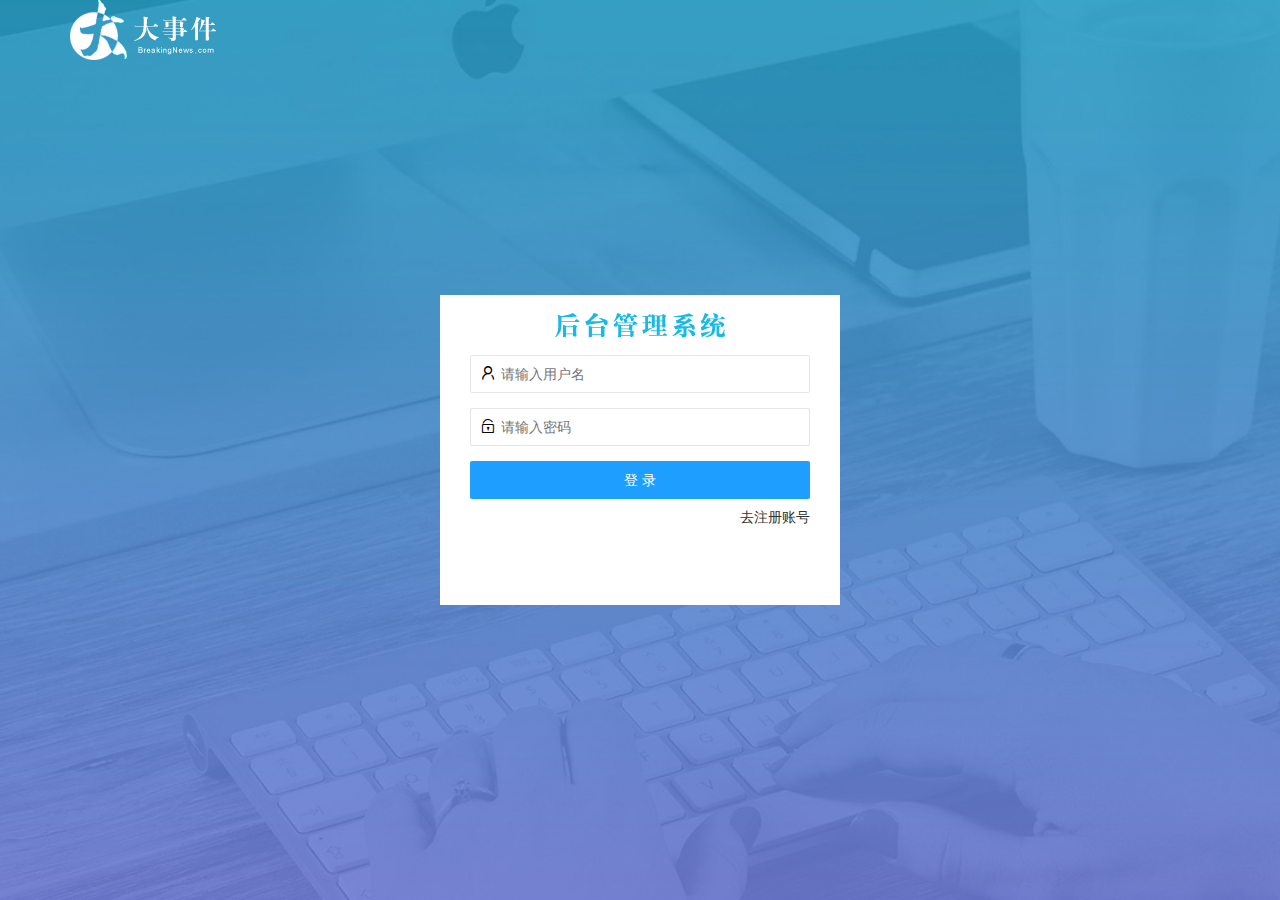
<file: home/index.html>
<!DOCTYPE html>
<html>
  <head>
    <meta charset="utf-8" />
    <meta
      name="viewport"
      content="width=device-width, initial-scale=1, maximum-scale=1"
    />
    <title>首页</title>
    <script>
      if (!localStorage.getItem("token")) {
        location.href = "/home/login.html";
      }
    </script>
    <link rel="stylesheet" href="/assets/lib/layui/css/layui.css" />
    <link rel="stylesheet" href="/assets/fonts/iconfont.css" />
    <link rel="stylesheet" href="/assets/css/index.css" />
  </head>
  <body class="layui-layout-body">
    <div class="layui-layout layui-layout-admin">
      <div class="layui-header">
        <div class="layui-logo">
          <img src="/assets/images/logo.png" alt="" />
        </div>
        <!-- 头部区域（可配合layui已有的水平导航） -->

        <ul class="layui-nav layui-layout-right">
          <li class="layui-nav-item">
            <a href="javascript:;">
              <img src="http://t.cn/RCzsdCq" class="layui-nav-img" />
              <span class="text_avatar">A</span>
              个人中心
            </a>
            <dl class="layui-nav-child">
              <dd><a href="/user/user_info.html" target="box">基本资料</a></dd>
              <dd>
                <a href="/user/user_atavar.html" target="box">更换头像</a>
              </dd>
              <dd><a href="/user/user_pwd.html" target="box">重置密码</a></dd>
            </dl>
          </li>
          <li class="layui-nav-item">
            <a href="javascript:;" id="logoutBtn"
              ><span class="iconfont icon-tuichu"></span>退出</a
            >
          </li>
        </ul>
      </div>

      <div class="layui-side layui-bg-black">
        <div class="layui-side-scroll">
          <!-- 头像 -->
          <div class="userinfo">
            <img src="http://t.cn/RCzsdCq" class="layui-nav-img" />
            <span class="text_avatar">A</span>
            <span id="welcome">欢迎 </span>
          </div>
          <!-- 左侧导航区域（可配合layui已有的垂直导航） -->
          <ul
            class="layui-nav layui-nav-tree"
            lay-filter="test"
            lay-shrink="all"
          >
            <li class="layui-nav-item layui-this">
              <a href="/home/dashboard.html" target="box"
                ><span class="iconfont icon-home"></span>首页</a
              >
            </li>
            <li class="layui-nav-item layui-nav-itemed">
              <a class="" href="javascript:;"
                ><span class="iconfont icon-16"></span>文章管理</a
              >
              <dl class="layui-nav-child">
                <dd>
                  <a href="/article/art_cate.html" target="box"
                    ><i class="layui-icon layui-icon-app"></i> 文章类别</a
                  >
                </dd>
                <dd>
                  <a href="/article/art_list.html" target="box"
                    ><i class="layui-icon layui-icon-app"></i>文章列表</a
                  >
                </dd>
                <dd>
                  <a href="/article/art_pub.html" target="box"
                    ><i class="layui-icon layui-icon-app"></i>发表文章</a
                  >
                </dd>
              </dl>
            </li>
            <li class="layui-nav-item">
              <a href="javascript:;"
                ><span class="iconfont icon-user"></span>个人中心</a
              >
              <dl class="layui-nav-child">
                <dd>
                  <a href="/user/user_info.html" target="box"
                    ><i class="layui-icon layui-icon-app"></i>基本资料</a
                  >
                </dd>
                <dd>
                  <a href="/user/user_atavar.html" target="box"
                    ><i class="layui-icon layui-icon-app"></i>更换头像</a
                  >
                </dd>
                <dd>
                  <a href="/user/user_pwd.html" target="box"
                    ><i class="layui-icon layui-icon-app"></i>重置密码</a
                  >
                </dd>
              </dl>
            </li>
          </ul>
        </div>
      </div>

      <div class="layui-body">
        <!-- 内容主体区域 -->

        <!-- <iframe name="box" src="/home/dashboard.html" frameborder="0"></iframe> -->
        <iframe
          name="box"
          src="/article/art_list.html"
          frameborder="0"
        ></iframe>
      </div>

      <div class="layui-footer">
        <!-- 底部固定区域 -->
        © layui.com - 底部固定区域
      </div>
    </div>
    <script src="/assets/lib/layui/layui.all.js"></script>
    <script src="/assets/lib/axios.min.js"></script>
    <script src="/assets/lib/jquery.js"></script>
    <script src="/assets/js/ajaxBase.js"></script>
    <script src="/assets/js/index.js"></script>
  </body>
</html>
</file>
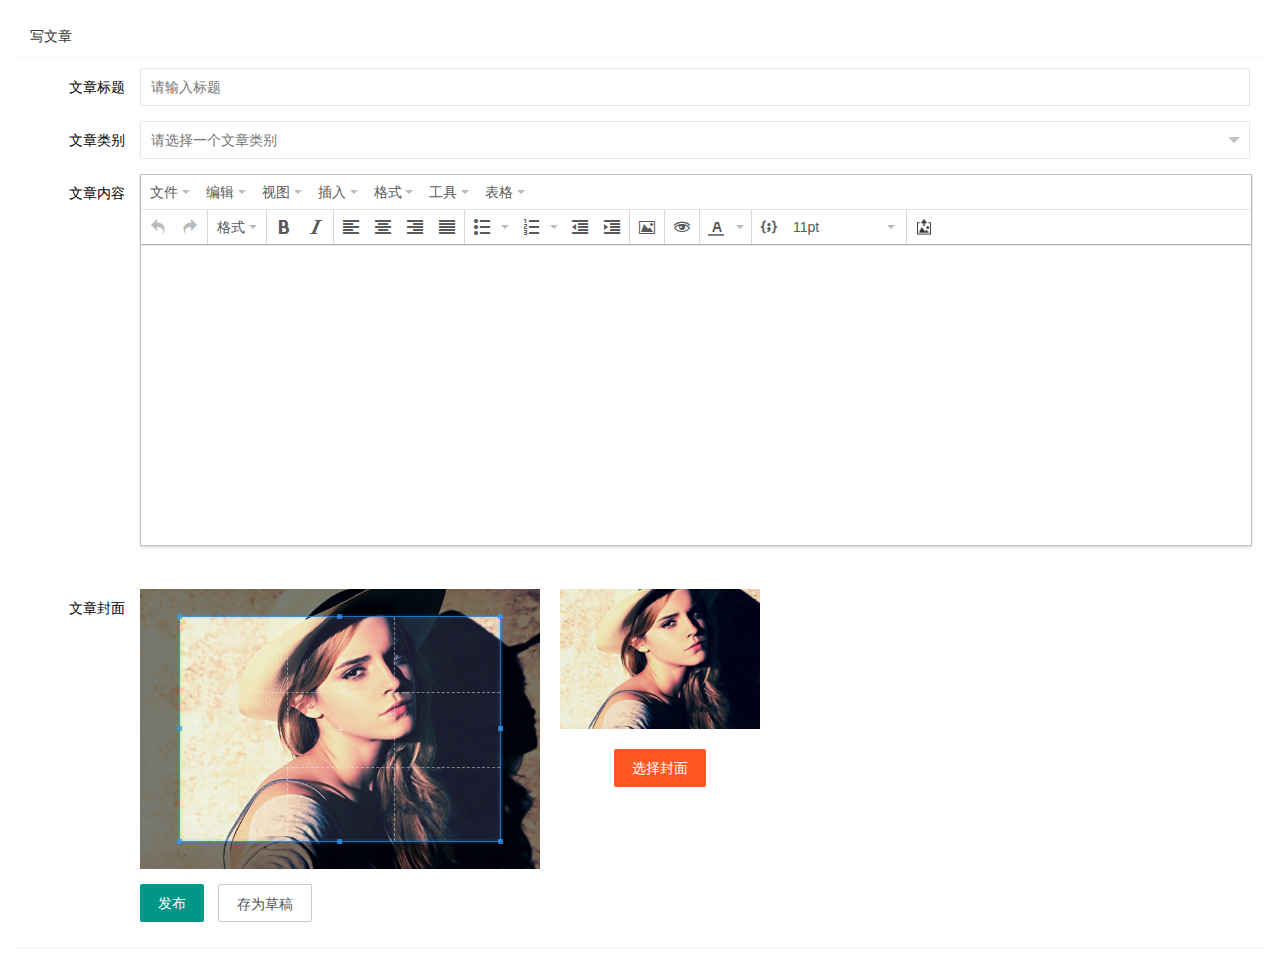
<file: article/art_pub.html>
<!DOCTYPE html>
<html lang="en">
  <head>
    <meta charset="UTF-8" />
    <meta name="viewport" content="width=device-width, initial-scale=1.0" />
    <title>Document</title>
    <link rel="stylesheet" href="/assets/lib/layui/css/layui.css" />
    <link rel="stylesheet" href="/assets/lib/cropper/cropper.css" />
    <link rel="stylesheet" href="/assets/css/article/art_pub.css" />
  </head>
  <body>
    <div class="layui-card">
      <div class="layui-card-header">写文章</div>
      <div class="layui-card-body">
        <form class="layui-form" action="">
          <div class="layui-form-item">
            <label class="layui-form-label">文章标题</label>
            <div class="layui-input-block">
              <input
                type="text"
                name="title"
                required
                lay-verify="required"
                placeholder="请输入标题"
                autocomplete="off"
                class="layui-input"
              />
            </div>
          </div>
          <div class="layui-form-item">
            <label class="layui-form-label">文章类别</label>
            <div class="layui-input-block">
              <select id="cateSelect" name="cate_id" lay-verify="">
                <option value="">请选择一个文章类别</option>
                <!-- <option value="010">北京</option> -->
              </select>
            </div>
          </div>
          <div class="layui-form-item">
            <!-- 左侧的 label -->
            <label class="layui-form-label">文章内容</label>
            <!-- 为富文本编辑器外部的容器设置高度 -->
            <div class="layui-input-block" style="height: 400px">
              <!-- 重要：将来这个 textarea 会被初始化为富文本编辑器 -->
              <textarea name="content"></textarea>
            </div>
          </div>
          <div class="layui-form-item">
            <!-- 左侧的 label -->
            <label class="layui-form-label">文章封面</label>
            <!-- 选择封面区域 -->
            <div class="layui-input-block cover-box">
              <!-- 左侧裁剪区域 -->
              <div class="cover-left">
                <img id="image" src="/assets/images/sample2.jpg" alt="" />
              </div>
              <!-- 右侧预览区域和选择封面区域 -->
              <div class="cover-right">
                <!-- 预览的区域 -->
                <div class="img-preview"></div>
                <!-- 选择封面按钮 -->
                <input id="file" type="file" class="layui-hide" />
                <button
                  id="chooseImg"
                  type="button"
                  class="layui-btn layui-btn-danger"
                >
                  选择封面
                </button>
              </div>
            </div>
          </div>
          <div class="layui-form-item">
            <div class="layui-input-block">
              <button
                id="btn1"
                class="layui-btn"
                lay-submit
                lay-filter="formDemo"
              >
                发布
              </button>
              <button
                id="btn2"
                class="layui-btn layui-btn-primary"
                lay-submit
                lay-filter="formDemo"
              >
                存为草稿
              </button>
            </div>
          </div>
        </form>
      </div>
    </div>

    <!-- 引入文件 -->
    <script src="/assets/lib/layui/layui.all.js"></script>
    <script src="/assets/lib/axios.min.js"></script>
    <script src="/assets/lib/jquery.js"></script>
    <script src="/assets/lib/cropper/Cropper.js"></script>
    <script src="/assets/lib/cropper/jquery-cropper.js"></script>
    <!-- <script src="/assets/lib/template-web.js"></script> -->
    <!-- 富文本 -->
    <script src="/assets/lib/tinymce/tinymce.min.js"></script>
    <script src="/assets/lib/tinymce/tinymce_setup.js"></script>
    <script src="/assets/js/ajaxBase.js"></script>

    <script src="/assets/js/article/art_pub.js"></script>
  </body>
</html>
</file>
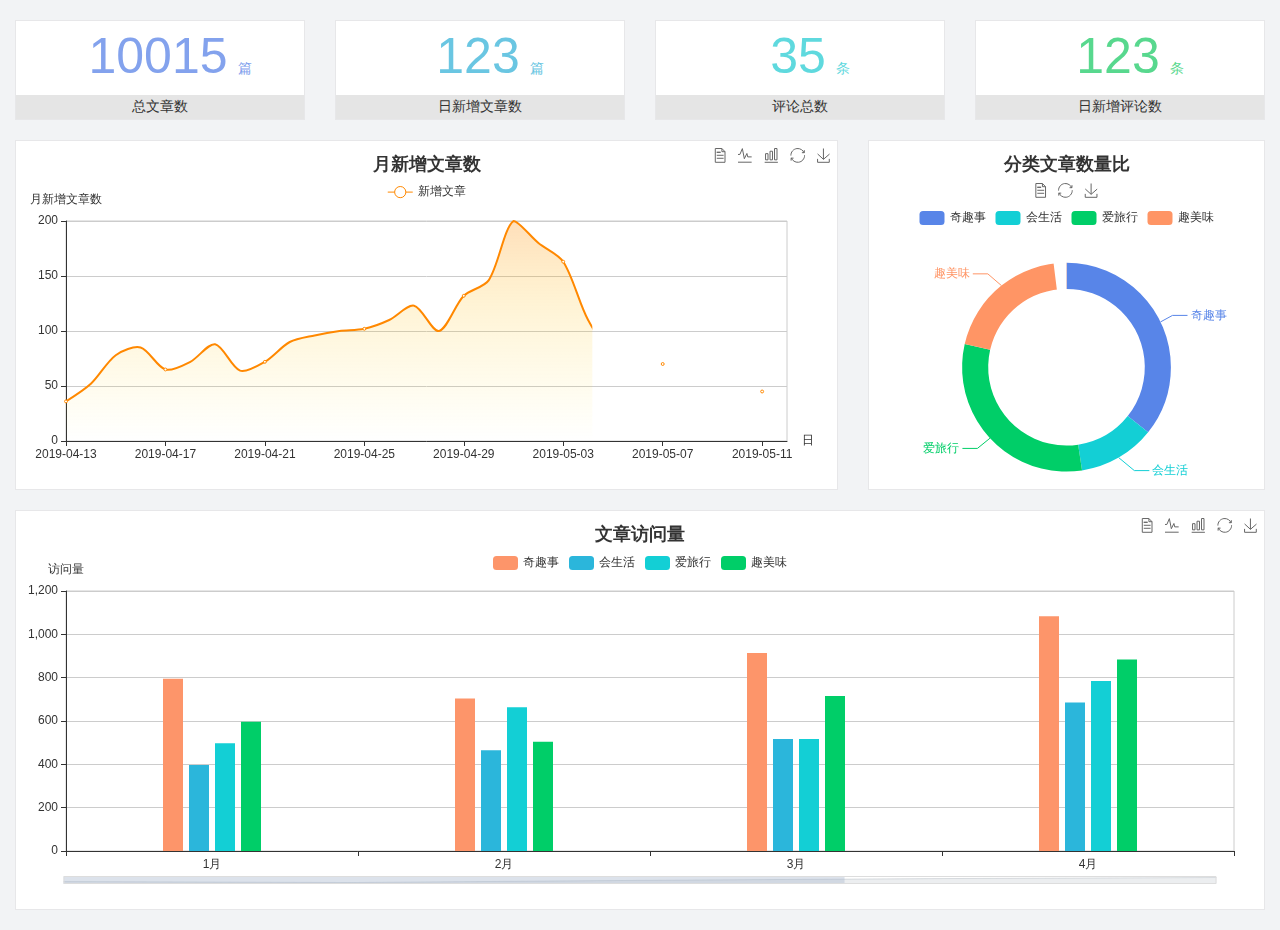
<file: home/dashboard.html>
<!DOCTYPE html>
<html lang="en">

<head>
  <meta charset="UTF-8">
  <meta name="viewport" content="width=device-width, initial-scale=1.0">
  <meta http-equiv="X-UA-Compatible" content="ie=edge">
  <title>图表统计</title>
  <link rel="stylesheet" href="../../assets/lib/bootstrap.css" />
  <link rel="stylesheet" href="../../assets/lib/main.css" />
  <script src="../../assets/lib/jquery.js"></script>
  <script type="text/javascript" src="../../assets/lib/echarts.min.js"></script>
</head>

<body>
  <div class="container-fluid">
    <div class="row spannel_list">
      <div class="col-sm-3 col-xs-6">
        <div class="spannel">
          <em>10015</em><span>篇</span>
          <b>总文章数</b>
        </div>
      </div>
      <div class="col-sm-3 col-xs-6">
        <div class="spannel scolor01">
          <em>123</em><span>篇</span>
          <b>日新增文章数</b>
        </div>
      </div>
      <div class="col-sm-3 col-xs-6">
        <div class="spannel scolor02">
          <em>35</em><span>条</span>
          <b>评论总数</b>
        </div>
      </div>
      <div class="col-sm-3 col-xs-6">
        <div class="spannel scolor03">
          <em>123</em><span>条</span>
          <b>日新增评论数</b>
        </div>
      </div>
    </div>
  </div>

  <div class="container-fluid">
    <div class="row curve-pie">
      <div class="col-lg-8 col-md-8">
        <div class="gragh_pannel" id="curve_show"></div>
      </div>
      <div class="col-lg-4 col-md-4">
        <div class="gragh_pannel" id="pie_show"></div>
      </div>
    </div>
  </div>

  <div class="container-fluid">
    <div class="column_pannel" id="column_show"></div>
  </div>

  <script>
    var oChart = echarts.init(document.getElementById('curve_show'));
    var aList_all = [
      { 'count': 36, 'date': '2019-04-13' },
      { 'count': 52, 'date': '2019-04-14' },
      { 'count': 78, 'date': '2019-04-15' },
      { 'count': 85, 'date': '2019-04-16' },
      { 'count': 65, 'date': '2019-04-17' },
      { 'count': 72, 'date': '2019-04-18' },
      { 'count': 88, 'date': '2019-04-19' },
      { 'count': 64, 'date': '2019-04-20' },
      { 'count': 72, 'date': '2019-04-21' },
      { 'count': 90, 'date': '2019-04-22' },
      { 'count': 96, 'date': '2019-04-23' },
      { 'count': 100, 'date': '2019-04-24' },
      { 'count': 102, 'date': '2019-04-25' },
      { 'count': 110, 'date': '2019-04-26' },
      { 'count': 123, 'date': '2019-04-27' },
      { 'count': 100, 'date': '2019-04-28' },
      { 'count': 132, 'date': '2019-04-29' },
      { 'count': 146, 'date': '2019-04-30' },
      { 'count': 200, 'date': '2019-05-01' },
      { 'count': 180, 'date': '2019-05-02' },
      { 'count': 163, 'date': '2019-05-03' },
      { 'count': 110, 'date': '2019-05-04' },
      { 'count': 80, 'date': '2019-05-05' },
      { 'count': 82, 'date': '2019-05-06' },
      { 'count': 70, 'date': '2019-05-07' },
      { 'count': 65, 'date': '2019-05-08' },
      { 'count': 54, 'date': '2019-05-09' },
      { 'count': 40, 'date': '2019-05-10' },
      { 'count': 45, 'date': '2019-05-11' },
      { 'count': 38, 'date': '2019-05-12' },
    ];

    let aCount = [];
    let aDate = [];

    for (var i = 0; i < aList_all.length; i++) {
      aCount.push(aList_all[i].count);
      aDate.push(aList_all[i].date);
    }

    var chartopt = {
      title: {
        text: '月新增文章数',
        left: 'center',
        top: '10'
      },
      tooltip: {
        trigger: 'axis'
      },
      legend: {
        data: ['新增文章'],
        top: '40'
      },
      toolbox: {
        show: true,
        feature: {
          mark: { show: true },
          dataView: { show: true, readOnly: false },
          magicType: { show: true, type: ['line', 'bar'] },
          restore: { show: true },
          saveAsImage: { show: true }
        }
      },
      calculable: true,
      xAxis: [
        {
          name: '日',
          type: 'category',
          boundaryGap: false,
          data: aDate
        }
      ],
      yAxis: [
        {
          name: '月新增文章数',
          type: 'value'
        }
      ],
      series: [
        {
          name: '新增文章',
          type: 'line',
          smooth: true,
          itemStyle: { normal: { areaStyle: { type: 'default' }, color: '#f80' }, lineStyle: { color: '#f80' } },
          data: aCount
        }],
      areaStyle: {
        normal: {
          color: new echarts.graphic.LinearGradient(0, 0, 0, 1, [{
            offset: 0,
            color: 'rgba(255,136,0,0.39)'
          }, {
            offset: .34,
            color: 'rgba(255,180,0,0.25)'
          }, {
            offset: 1,
            color: 'rgba(255,222,0,0.00)'
          }])

        }
      },
      grid: {
        show: true,
        x: 50,
        x2: 50,
        y: 80,
        height: 220
      }
    };

    oChart.setOption(chartopt);


    var oPie = echarts.init(document.getElementById('pie_show'));
    var oPieopt =
    {
      title: {
        top: 10,
        text: '分类文章数量比',
        x: 'center'
      },
      tooltip: {
        trigger: 'item',
        formatter: "{a} <br/>{b} : {c} ({d}%)"
      },
      color: ['#5885e8', '#13cfd5', '#00ce68', '#ff9565'],
      legend: {
        x: 'center',
        top: 65,
        data: ['奇趣事', '会生活', '爱旅行', '趣美味']
      },
      toolbox: {
        show: true,
        x: 'center',
        top: 35,
        feature: {
          mark: { show: true },
          dataView: { show: true, readOnly: false },
          magicType: {
            show: true,
            type: ['pie', 'funnel'],
            option: {
              funnel: {
                x: '25%',
                width: '50%',
                funnelAlign: 'left',
                max: 1548
              }
            }
          },
          restore: { show: true },
          saveAsImage: { show: true }
        }
      },
      calculable: true,
      series: [
        {
          name: '访问来源',
          type: 'pie',
          radius: ['45%', '60%'],
          center: ['50%', '65%'],
          data: [
            { value: 300, name: '奇趣事' },
            { value: 100, name: '会生活' },
            { value: 260, name: '爱旅行' },
            { value: 180, name: '趣美味' }
          ]
        }
      ]
    };
    oPie.setOption(oPieopt);



    var oColumn = this.echarts.init(document.getElementById('column_show'));
    var oColumnopt =
    {
      title: {
        text: '文章访问量',
        left: 'center',
        top: '10'
      },
      tooltip: {
        trigger: 'axis'
      },
      legend: {
        data: ['奇趣事', '会生活', '爱旅行', '趣美味'],
        top: '40'
      },
      toolbox: {
        show: true,
        feature: {
          mark: { show: true },
          dataView: { show: true, readOnly: false },
          magicType: { show: true, type: ['line', 'bar'] },
          restore: { show: true },
          saveAsImage: { show: true }
        }
      },
      calculable: true,
      xAxis: [
        {
          type: 'category',
          data: ['1月', '2月', '3月', '4月', '5月']
        }
      ],
      yAxis: [
        {
          name: '访问量',
          type: 'value'
        }
      ],
      series: [
        {
          name: '奇趣事',
          type: 'bar',
          barWidth: 20,
          itemStyle: {
            normal: { areaStyle: { type: 'default' }, color: '#fd956a' }
          },
          data: [800, 708, 920, 1090, 1200]
        },
        {
          name: '会生活',
          type: 'bar',
          barWidth: 20,
          itemStyle: {
            normal: { areaStyle: { type: 'default' }, color: '#2bb6db' }
          },
          data: [400, 468, 520, 690, 800]
        },
        {
          name: '爱旅行',
          type: 'bar',
          barWidth: 20,
          itemStyle: {
            normal: { areaStyle: { type: 'default' }, color: '#13cfd5' }
          },
          data: [500, 668, 520, 790, 900]
        },
        {
          name: '趣美味',
          type: 'bar',
          barWidth: 20,
          itemStyle: {
            normal: { areaStyle: { type: 'default' }, color: '#00ce68' }
          },
          data: [600, 508, 720, 890, 1000]
        }
      ],
      grid: {
        show: true,
        x: 50,
        x2: 30,
        y: 80,
        height: 260
      },
      dataZoom: [//给x轴设置滚动条
        {
          start: 0,//默认为0
          end: 100 - 1000 / 31,//默认为100
          type: 'slider',
          show: true,
          xAxisIndex: [0],
          handleSize: 0,//滑动条的 左右2个滑动条的大小
          height: 8,//组件高度
          left: 45, //左边的距离
          right: 50,//右边的距离
          bottom: 26,//右边的距离
          handleColor: '#ddd',//h滑动图标的颜色
          handleStyle: {
            borderColor: "#cacaca",
            borderWidth: "1",
            shadowBlur: 2,
            background: "#ddd",
            shadowColor: "#ddd",
          }
        }]
    };
    oColumn.setOption(oColumnopt);
  </script>
</body>

</html>
</file>
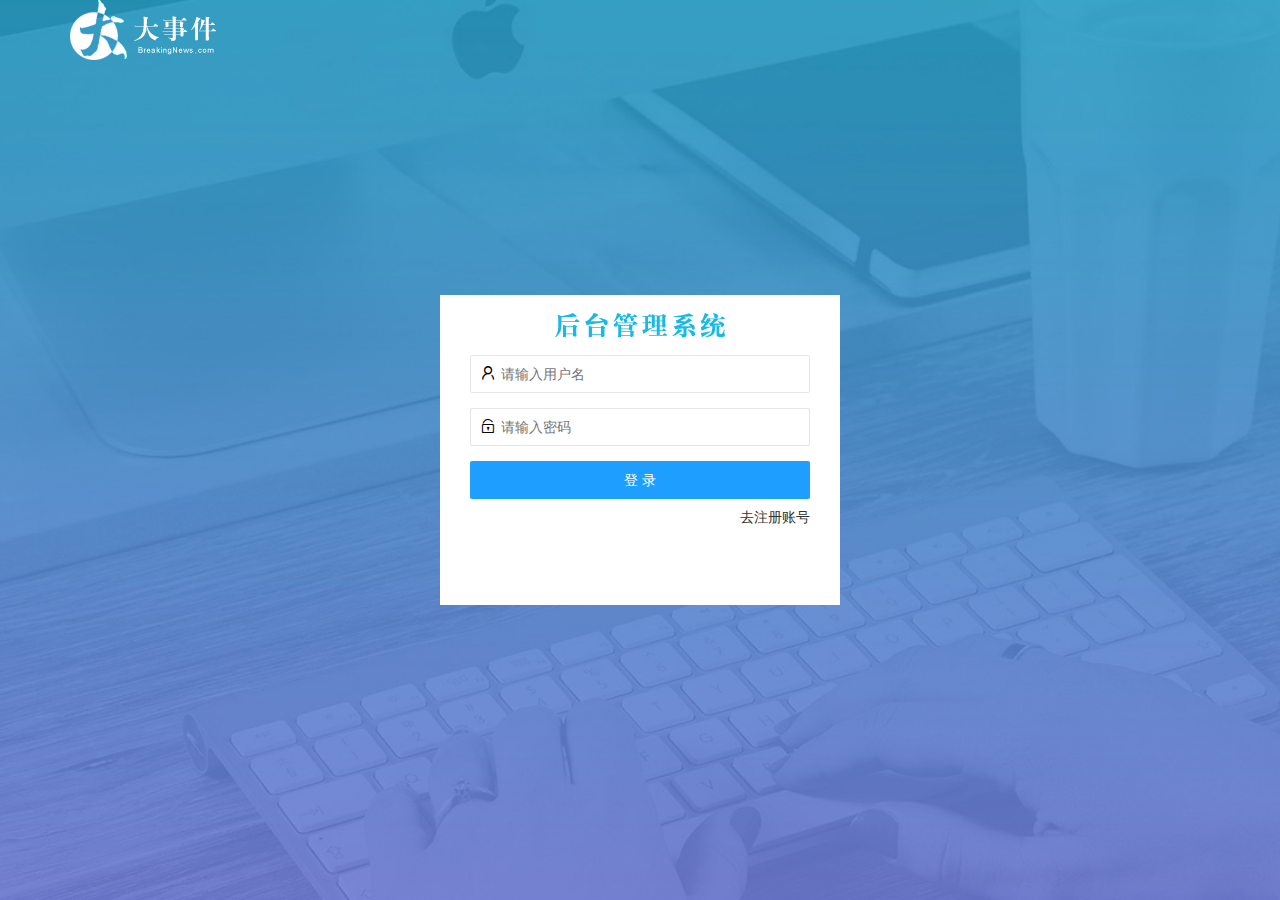
<file: home/login.html>
<!DOCTYPE html>
<html lang="en">
  <head>
    <meta charset="UTF-8" />
    <meta name="viewport" content="width=device-width, initial-scale=1.0" />
    <title>login页面</title>
    <link rel="stylesheet" href="/assets/lib/layui/css/layui.css" />
    <link rel="stylesheet" href="/assets/css/login.css" />
  </head>
  <body>
    <!-- logo -->
    <div class="layui-main">
      <img src="/assets/images/logo.png" alt="" />
    </div>

    <!-- 登录注册框 -->
    <div class="loginAndRegi">
      <div class="title"></div>

      <!-- 登录 -->
      <div class="loginBox">
        <!-- form -->
        <form class="layui-form" action="">
          <div class="layui-form-item">
            <i class="layui-icon layui-icon-username" id="face"></i>
            <input
              type="text"
              name="username"
              required
              lay-verify="required"
              placeholder="请输入用户名"
              autocomplete="off"
              class="layui-input"
            />
          </div>

          <div class="layui-form-item">
            <i class="layui-icon layui-icon-password" id="face"></i>
            <input
              type="password"
              name="password"
              required
              lay-verify="required|pass"
              placeholder="请输入密码"
              autocomplete="off"
              class="layui-input"
            />
          </div>
          <button
            class="layui-btn layui-btn-fluid layui-btn-normal"
            lay-submit
            lay-filter="formDemo"
          >
            登 录
          </button>

          <a href="javascript:;" id="gotoRegi">去注册账号</a>
        </form>
      </div>

      <!-- 注册界面 -->
      <div class="regiBox">
        <!-- form -->
        <form class="layui-form" action="">
          <div class="layui-form-item">
            <i class="layui-icon layui-icon-username" id="face"></i>
            <input
              type="text"
              name="username"
              required
              lay-verify="required"
              placeholder="请输入用户名"
              autocomplete="off"
              class="layui-input"
            />
          </div>
          <div class="layui-form-item">
            <i class="layui-icon layui-icon-password" id="face"></i>
            <input
              type="password"
              name="password"
              required
              lay-verify="required|pass"
              placeholder="请输入密码"
              autocomplete="off"
              class="layui-input"
            />
          </div>
          <div class="layui-form-item">
            <i class="layui-icon layui-icon-password" id="face"></i>
            <input
              type="password"
              name="repassword"
              required
              lay-verify="required|pass|pwd"
              placeholder="请再次确认密码"
              autocomplete="off"
              class="layui-input"
            />
          </div>

          <button
            class="layui-btn layui-btn-fluid layui-btn-normal"
            lay-submit
            lay-filter="formDemo"
          >
            注 册
          </button>

          <a href="javascript:;" id="gotoLogin">去登录</a>
        </form>
      </div>
    </div>

    <script src="/assets/lib/jquery.js"></script>
    <script src="/assets/lib/layui/layui.all.js"></script>
    <script src="/assets/lib/axios.min.js"></script>
    <script src="/assets/js/ajaxBase.js"></script>
    <script src="/assets/js/login.js"></script>
  </body>
</html>
</file>
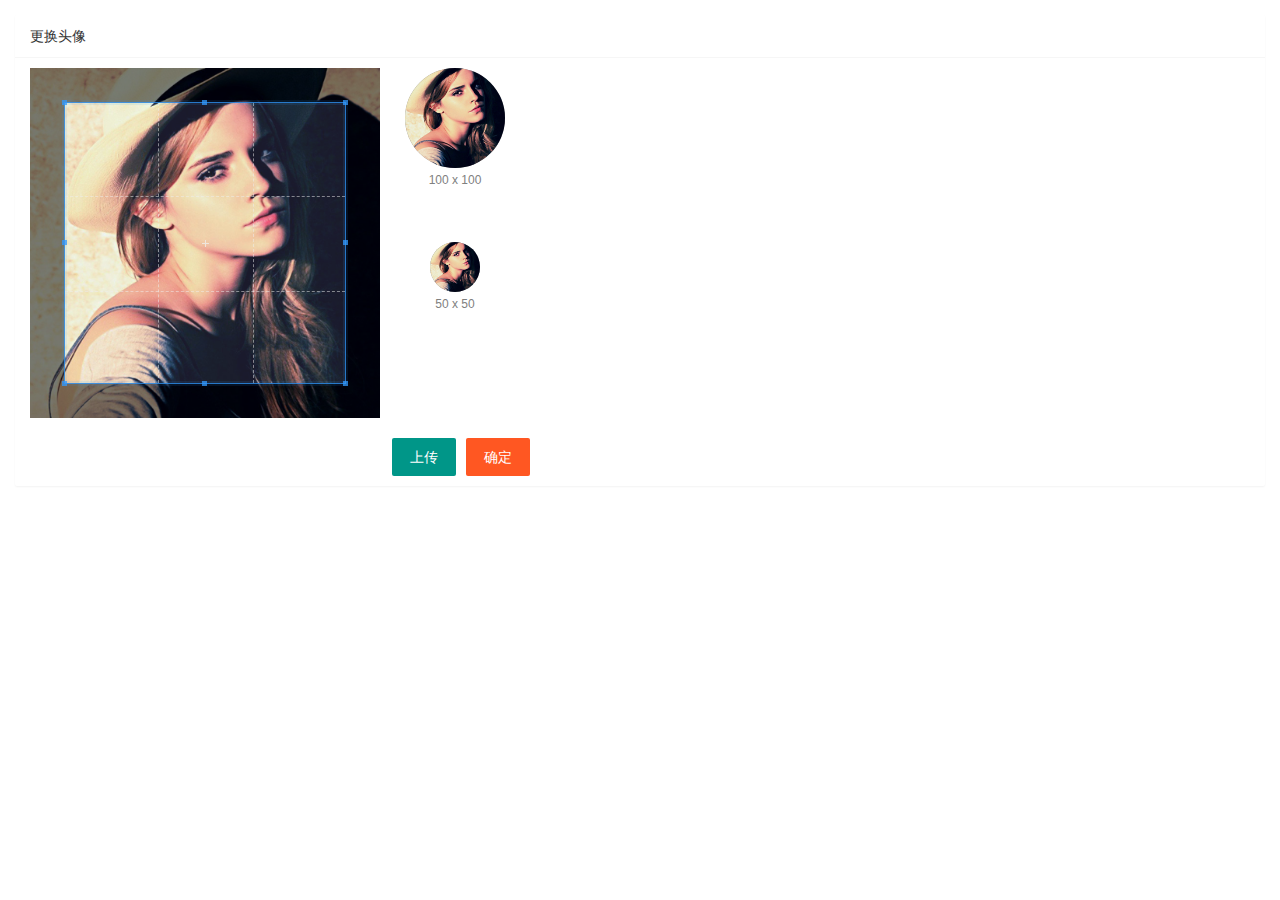
<file: user/user_atavar.html>
<!DOCTYPE html>
<html lang="en">
  <head>
    <meta charset="UTF-8" />
    <meta name="viewport" content="width=device-width, initial-scale=1.0" />
    <title>Document</title>
    <link rel="stylesheet" href="/assets/lib/cropper/cropper.css" />
    <link rel="stylesheet" href="/assets/lib/layui/css/layui.css" />
    <link rel="stylesheet" href="/assets/css/user/user_atavar.css" />
  </head>
  <body>
    <div class="layui-card">
      <div class="layui-card-header">更换头像</div>
      <div class="layui-card-body">
        <!-- 第一行的图片裁剪和预览区域 -->
        <div class="row1">
          <!-- 图片裁剪区域 -->
          <div class="cropper-box">
            <!-- 这个 img 标签很重要，将来会把它初始化为裁剪区域 -->
            <img id="image" src="/assets/images/sample.jpg" />
          </div>
          <!-- 图片的预览区域 -->
          <div class="preview-box">
            <div>
              <!-- 宽高为 100px 的预览区域 -->
              <div class="img-preview w100"></div>
              <p class="size">100 x 100</p>
            </div>
            <div>
              <!-- 宽高为 50px 的预览区域 -->
              <div class="img-preview w50"></div>
              <p class="size">50 x 50</p>
            </div>
          </div>
        </div>

        <!-- 第二行的按钮区域 -->
        <div class="row2">
          <input id="file" class="layui-hide" type="file" accept="image/jpg" />
          <button id="chooseBtn" type="button" class="layui-btn">上传</button>
          <button id="sureBtn" type="button" class="layui-btn layui-btn-danger">
            确定
          </button>
        </div>
      </div>
    </div>

    <script src="/assets/lib/axios.min.js"></script>
    <script src="/assets/lib/layui/layui.all.js"></script>
    <script src="/assets/js/ajaxBase.js"></script>
    <script src="/assets/lib/jquery.js"></script>
    <script src="/assets/lib/cropper/Cropper.js"></script>
    <script src="/assets/lib/cropper/jquery-cropper.js"></script>

    <script src="/assets/js/user/user_atavar.js"></script>
  </body>
</html>
</file>
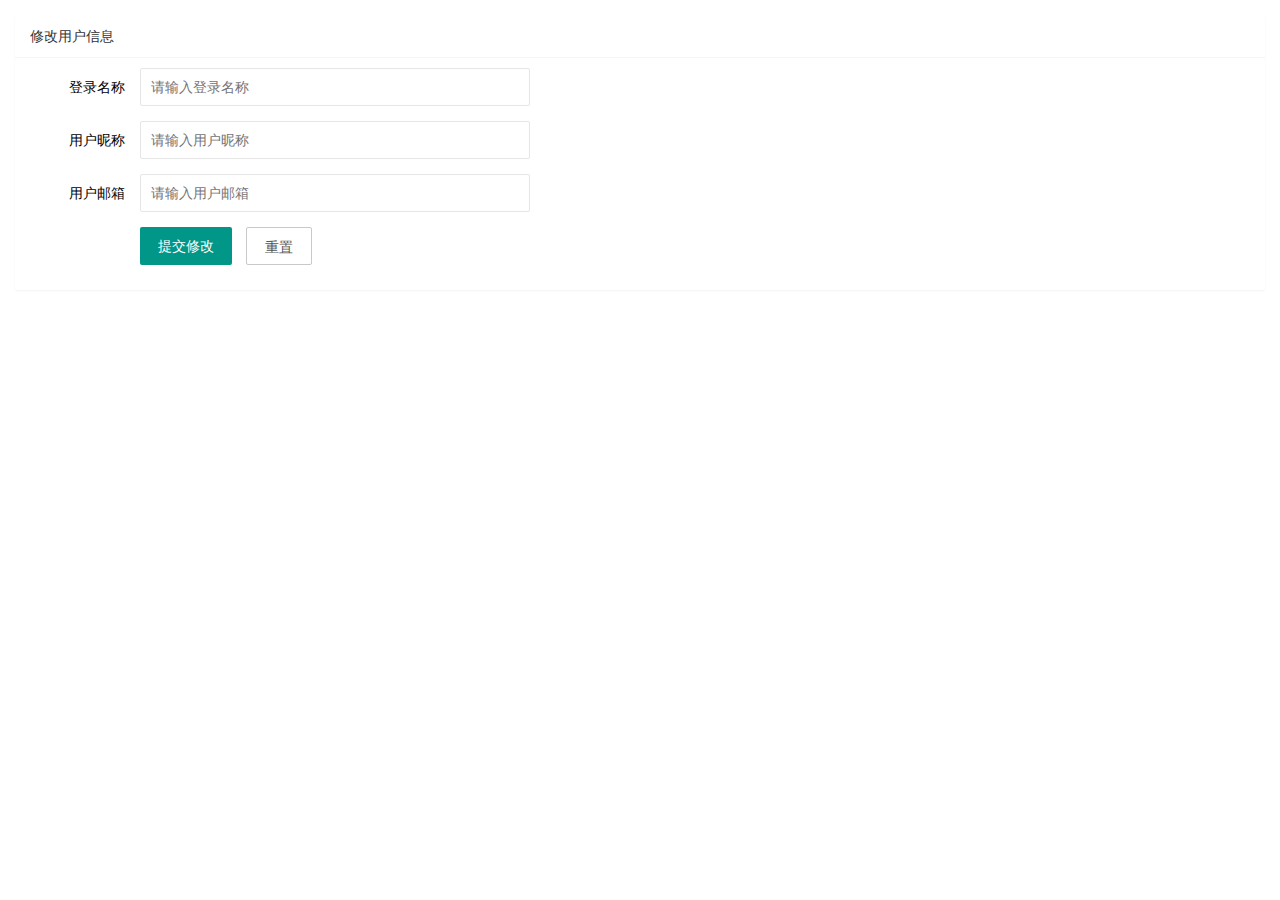
<file: user/user_info.html>
<!DOCTYPE html>
<html lang="en">
  <head>
    <meta charset="UTF-8" />
    <meta name="viewport" content="width=device-width, initial-scale=1.0" />
    <title>Document</title>
    <link rel="stylesheet" href="/assets/lib/layui/css/layui.css" />
    <link rel="stylesheet" href="/assets/css/user/user_info.css" />
  </head>
  <body>
    <div class="layui-card">
      <div class="layui-card-header">修改用户信息</div>
      <div class="layui-card-body">
        <form id="form" class="layui-form" lay-filter="form" action="">
          <div class="layui-form-item">
            <label class="layui-form-label">登录名称</label>
            <div class="layui-input-block">
              <input
                type="text"
                name="username"
                required
                lay-verify="required"
                placeholder="请输入登录名称"
                autocomplete="off"
                class="layui-input"
                readonly
              />
            </div>
          </div>
          <!-- 获取用户的id -->
          <div class="layui-form-item layui-hide">
            <label class="layui-form-label">登录用户的id</label>
            <div class="layui-input-block">
              <input
                type="text"
                name="id"
                required
                lay-verify="required|nickname"
                placeholder="请输入用户昵称"
                autocomplete="off"
                class="layui-input"
              />
            </div>
          </div>
          <div class="layui-form-item">
            <label class="layui-form-label">用户昵称</label>
            <div class="layui-input-block">
              <input
                type="text"
                name="nickname"
                required
                lay-verify="required|nickname"
                placeholder="请输入用户昵称"
                autocomplete="off"
                class="layui-input"
              />
            </div>
          </div>
          <div class="layui-form-item">
            <label class="layui-form-label">用户邮箱</label>
            <div class="layui-input-block">
              <input
                type="text"
                name="email"
                required
                lay-verify="required|email"
                placeholder="请输入用户邮箱"
                autocomplete="off"
                class="layui-input"
              />
            </div>
          </div>
          <div class="layui-form-item">
            <div class="layui-input-block">
              <button class="layui-btn" lay-submit lay-filter="formDemo">
                提交修改
              </button>
              <button
                type="reset"
                id="resetBtn"
                class="layui-btn layui-btn-primary"
              >
                重置
              </button>
            </div>
          </div>
        </form>
      </div>
    </div>

    <script src="/assets/lib/axios.min.js"></script>
    <script src="/assets/lib/jquery.js"></script>
    <script src="/assets/lib/layui/layui.all.js"></script>
    <script src="/assets/js/ajaxBase.js"></script>

    <script src="/assets/js/user/user_info.js"></script>
  </body>
</html>
</file>
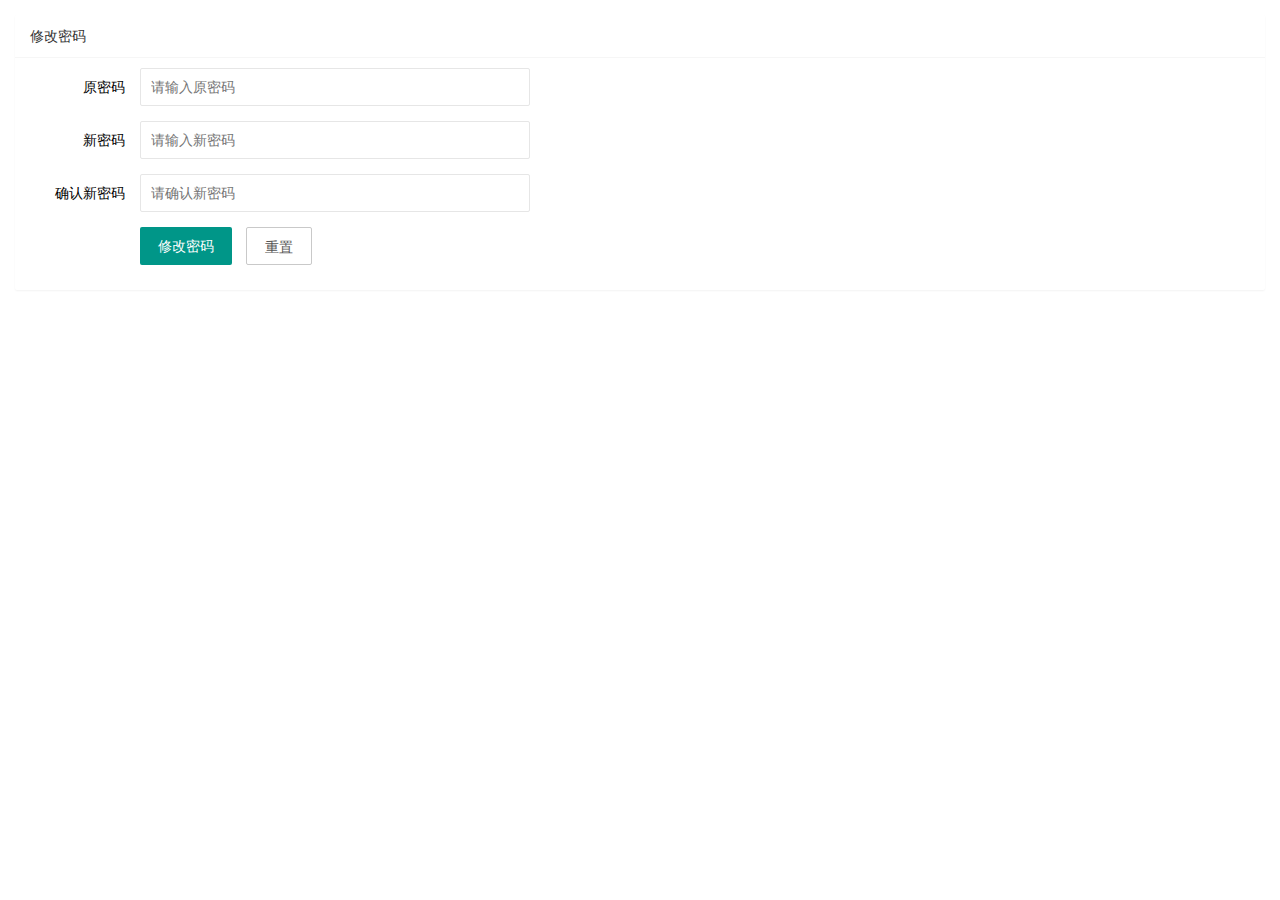
<file: user/user_pwd.html>
<!DOCTYPE html>
<html lang="en">
  <head>
    <meta charset="UTF-8" />
    <meta name="viewport" content="width=device-width, initial-scale=1.0" />
    <title>Document</title>
    <link rel="stylesheet" href="/assets/lib/layui/css/layui.css" />
    <link rel="stylesheet" href="/assets/css/user/user_pwd.css" />
  </head>
  <body>
    <div class="layui-card">
      <div class="layui-card-header">修改密码</div>
      <div class="layui-card-body">
        <form id="form" class="layui-form" lay-filter="form" action="">
          <div class="layui-form-item">
            <label class="layui-form-label">原密码</label>
            <div class="layui-input-block">
              <input
                type="password"
                name="oldPwd"
                required
                lay-verify="required|pass"
                placeholder="请输入原密码"
                autocomplete="off"
                class="layui-input"
              />
            </div>
          </div>
          <!-- 获取用户的id
          <div class="layui-form-item layui-hide">
            <label class="layui-form-label">登录用户的id</label>
            <div class="layui-input-block">
              <input
                type="text"
                name="id"
                required
                lay-verify="required|nickname"
                placeholder="请输入用户昵称"
                autocomplete="off"
                class="layui-input"
              />
            </div>
          </div> -->
          <div class="layui-form-item">
            <label class="layui-form-label">新密码</label>
            <div class="layui-input-block">
              <input
                type="password"
                name="newPwd"
                required
                lay-verify="required|newPwd|pass"
                placeholder="请输入新密码"
                autocomplete="off"
                class="layui-input"
              />
            </div>
          </div>
          <div class="layui-form-item">
            <label class="layui-form-label">确认新密码</label>
            <div class="layui-input-block">
              <input
                type="password"
                name="reNewPwd"
                required
                lay-verify="required|reNewPwd|pass"
                placeholder="请确认新密码"
                autocomplete="off"
                class="layui-input"
              />
            </div>
          </div>
          <div class="layui-form-item">
            <div class="layui-input-block">
              <button class="layui-btn" lay-submit lay-filter="formDemo">
                修改密码
              </button>
              <button
                type="reset"
                id="resetBtn"
                class="layui-btn layui-btn-primary"
              >
                重置
              </button>
            </div>
          </div>
        </form>
      </div>
    </div>

    <script src="/assets/lib/axios.min.js"></script>
    <script src="/assets/lib/jquery.js"></script>
    <script src="/assets/lib/layui/layui.all.js"></script>
    <script src="/assets/js/ajaxBase.js"></script>

    <script src="/assets/js/user/user_pwd.js"></script>
  </body>
</html>
</file>
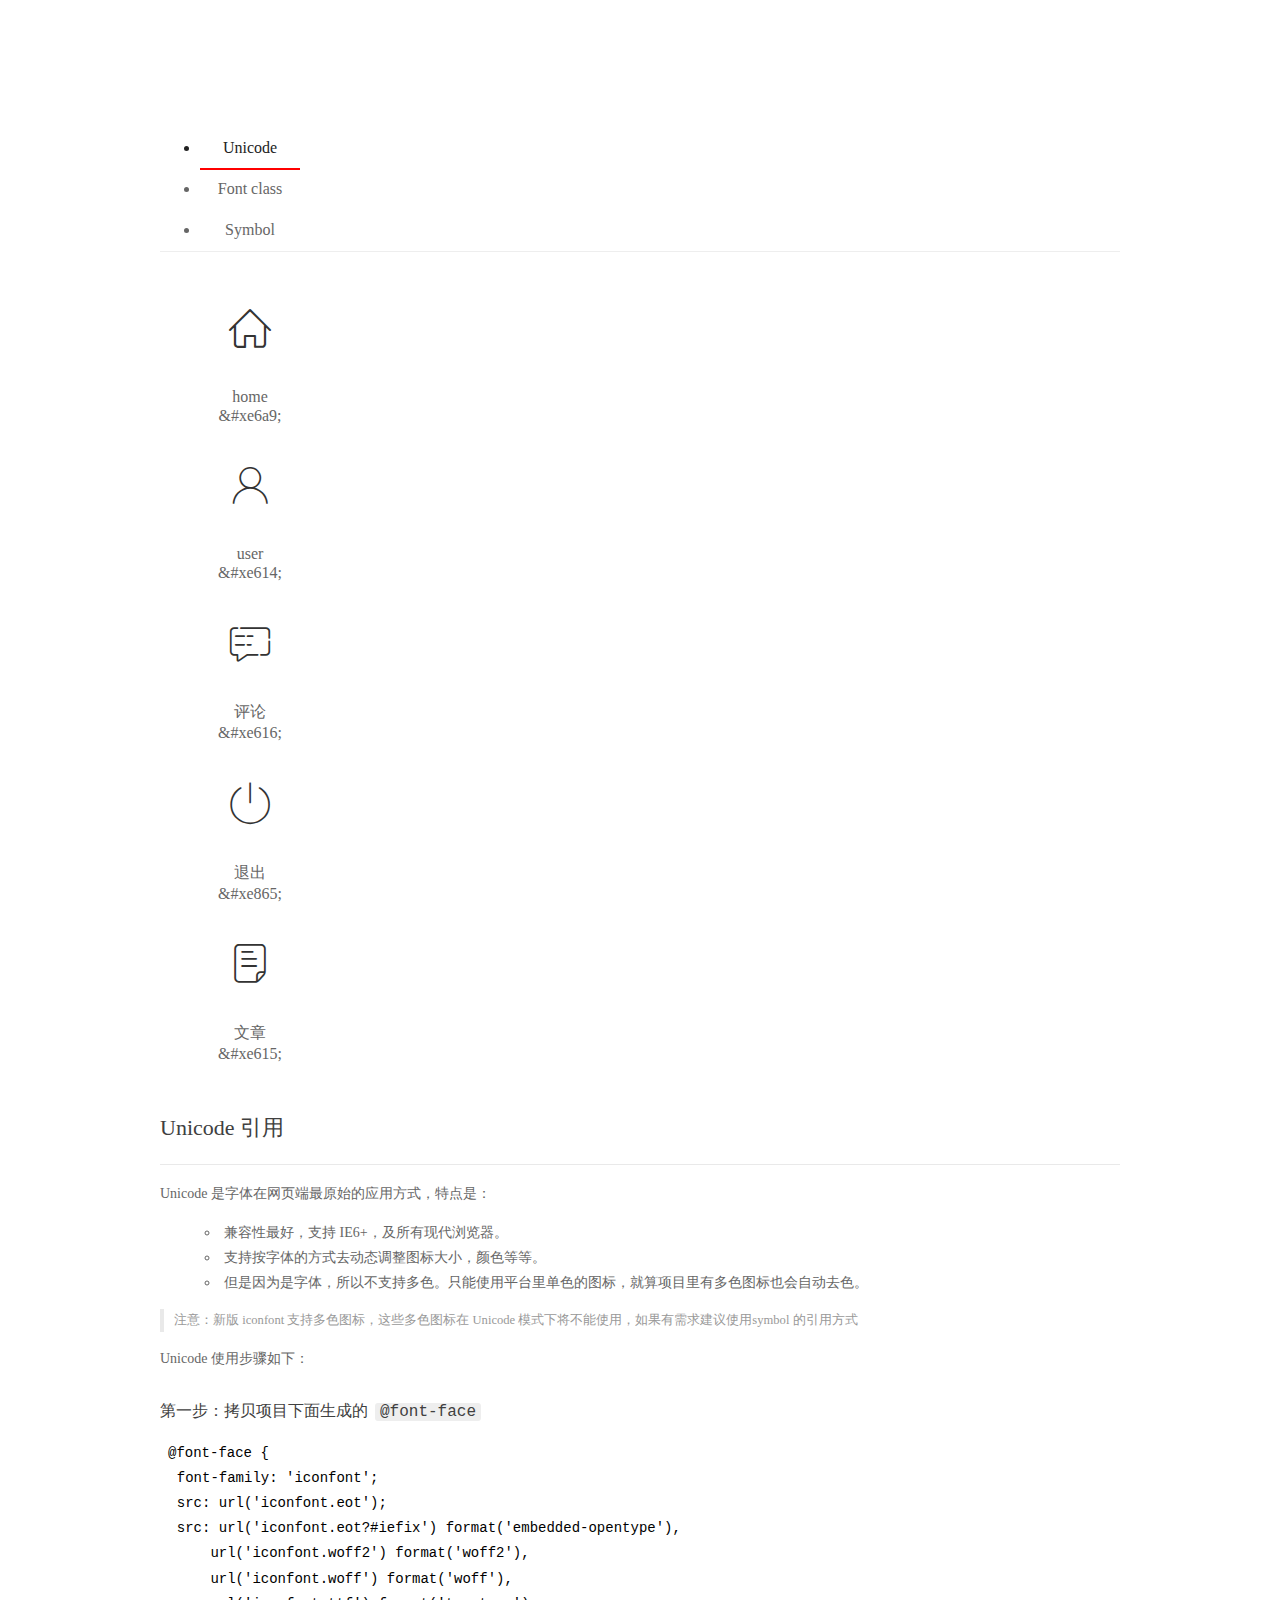
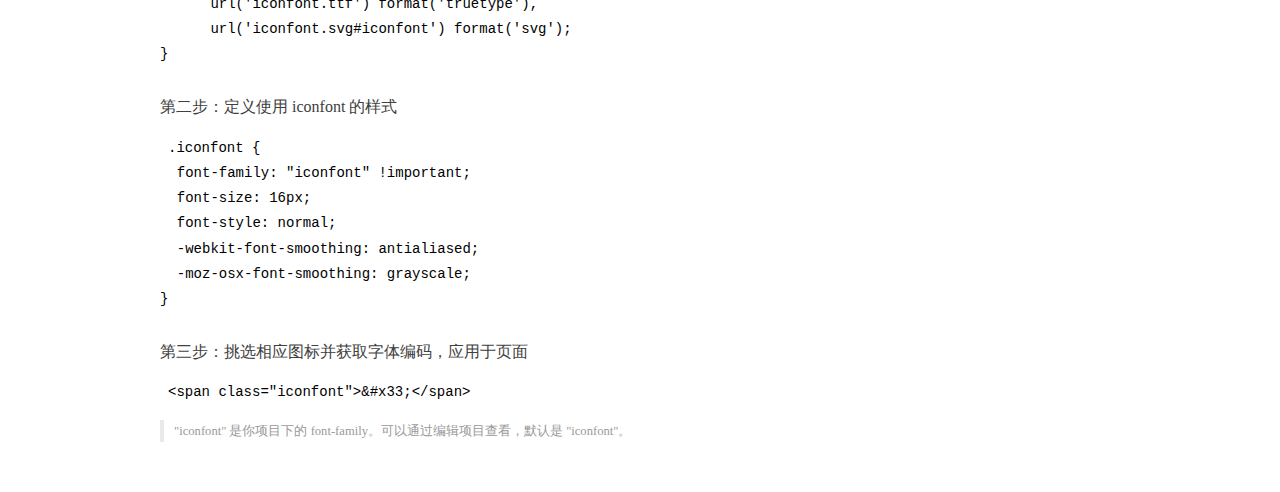
<file: assets/fonts/demo_index.html>
<!DOCTYPE html>
<html>
<head>
  <meta charset="utf-8"/>
  <title>IconFont Demo</title>
  <link rel="shortcut icon" href="https://gtms04.alicdn.com/tps/i4/TB1_oz6GVXXXXaFXpXXJDFnIXXX-64-64.ico" type="image/x-icon"/>
  <link rel="stylesheet" href="https://g.alicdn.com/thx/cube/1.3.2/cube.min.css">
  <link rel="stylesheet" href="demo.css">
  <link rel="stylesheet" href="iconfont.css">
  <script src="iconfont.js"></script>
  <!-- jQuery -->
  <script src="https://a1.alicdn.com/oss/uploads/2018/12/26/7bfddb60-08e8-11e9-9b04-53e73bb6408b.js"></script>
  <!-- 代码高亮 -->
  <script src="https://a1.alicdn.com/oss/uploads/2018/12/26/a3f714d0-08e6-11e9-8a15-ebf944d7534c.js"></script>
</head>
<body>
  <div class="main">
    <h1 class="logo"><a href="https://www.iconfont.cn/" title="iconfont 首页" target="_blank">&#xe86b;</a></h1>
    <div class="nav-tabs">
      <ul id="tabs" class="dib-box">
        <li class="dib active"><span>Unicode</span></li>
        <li class="dib"><span>Font class</span></li>
        <li class="dib"><span>Symbol</span></li>
      </ul>
      
    </div>
    <div class="tab-container">
      <div class="content unicode" style="display: block;">
          <ul class="icon_lists dib-box">
          
            <li class="dib">
              <span class="icon iconfont">&#xe6a9;</span>
                <div class="name">home</div>
                <div class="code-name">&amp;#xe6a9;</div>
              </li>
          
            <li class="dib">
              <span class="icon iconfont">&#xe614;</span>
                <div class="name">user</div>
                <div class="code-name">&amp;#xe614;</div>
              </li>
          
            <li class="dib">
              <span class="icon iconfont">&#xe616;</span>
                <div class="name">评论</div>
                <div class="code-name">&amp;#xe616;</div>
              </li>
          
            <li class="dib">
              <span class="icon iconfont">&#xe865;</span>
                <div class="name">退出</div>
                <div class="code-name">&amp;#xe865;</div>
              </li>
          
            <li class="dib">
              <span class="icon iconfont">&#xe615;</span>
                <div class="name">文章</div>
                <div class="code-name">&amp;#xe615;</div>
              </li>
          
          </ul>
          <div class="article markdown">
          <h2 id="unicode-">Unicode 引用</h2>
          <hr>

          <p>Unicode 是字体在网页端最原始的应用方式，特点是：</p>
          <ul>
            <li>兼容性最好，支持 IE6+，及所有现代浏览器。</li>
            <li>支持按字体的方式去动态调整图标大小，颜色等等。</li>
            <li>但是因为是字体，所以不支持多色。只能使用平台里单色的图标，就算项目里有多色图标也会自动去色。</li>
          </ul>
          <blockquote>
            <p>注意：新版 iconfont 支持多色图标，这些多色图标在 Unicode 模式下将不能使用，如果有需求建议使用symbol 的引用方式</p>
          </blockquote>
          <p>Unicode 使用步骤如下：</p>
          <h3 id="-font-face">第一步：拷贝项目下面生成的 <code>@font-face</code></h3>
<pre><code class="language-css"
>@font-face {
  font-family: 'iconfont';
  src: url('iconfont.eot');
  src: url('iconfont.eot?#iefix') format('embedded-opentype'),
      url('iconfont.woff2') format('woff2'),
      url('iconfont.woff') format('woff'),
      url('iconfont.ttf') format('truetype'),
      url('iconfont.svg#iconfont') format('svg');
}
</code></pre>
          <h3 id="-iconfont-">第二步：定义使用 iconfont 的样式</h3>
<pre><code class="language-css"
>.iconfont {
  font-family: "iconfont" !important;
  font-size: 16px;
  font-style: normal;
  -webkit-font-smoothing: antialiased;
  -moz-osx-font-smoothing: grayscale;
}
</code></pre>
          <h3 id="-">第三步：挑选相应图标并获取字体编码，应用于页面</h3>
<pre>
<code class="language-html"
>&lt;span class="iconfont"&gt;&amp;#x33;&lt;/span&gt;
</code></pre>
          <blockquote>
            <p>"iconfont" 是你项目下的 font-family。可以通过编辑项目查看，默认是 "iconfont"。</p>
          </blockquote>
          </div>
      </div>
      <div class="content font-class">
        <ul class="icon_lists dib-box">
          
          <li class="dib">
            <span class="icon iconfont icon-home"></span>
            <div class="name">
              home
            </div>
            <div class="code-name">.icon-home
            </div>
          </li>
          
          <li class="dib">
            <span class="icon iconfont icon-user"></span>
            <div class="name">
              user
            </div>
            <div class="code-name">.icon-user
            </div>
          </li>
          
          <li class="dib">
            <span class="icon iconfont icon-pinglun"></span>
            <div class="name">
              评论
            </div>
            <div class="code-name">.icon-pinglun
            </div>
          </li>
          
          <li class="dib">
            <span class="icon iconfont icon-tuichu"></span>
            <div class="name">
              退出
            </div>
            <div class="code-name">.icon-tuichu
            </div>
          </li>
          
          <li class="dib">
            <span class="icon iconfont icon-16"></span>
            <div class="name">
              文章
            </div>
            <div class="code-name">.icon-16
            </div>
          </li>
          
        </ul>
        <div class="article markdown">
        <h2 id="font-class-">font-class 引用</h2>
        <hr>

        <p>font-class 是 Unicode 使用方式的一种变种，主要是解决 Unicode 书写不直观，语意不明确的问题。</p>
        <p>与 Unicode 使用方式相比，具有如下特点：</p>
        <ul>
          <li>兼容性良好，支持 IE8+，及所有现代浏览器。</li>
          <li>相比于 Unicode 语意明确，书写更直观。可以很容易分辨这个 icon 是什么。</li>
          <li>因为使用 class 来定义图标，所以当要替换图标时，只需要修改 class 里面的 Unicode 引用。</li>
          <li>不过因为本质上还是使用的字体，所以多色图标还是不支持的。</li>
        </ul>
        <p>使用步骤如下：</p>
        <h3 id="-fontclass-">第一步：引入项目下面生成的 fontclass 代码：</h3>
<pre><code class="language-html">&lt;link rel="stylesheet" href="./iconfont.css"&gt;
</code></pre>
        <h3 id="-">第二步：挑选相应图标并获取类名，应用于页面：</h3>
<pre><code class="language-html">&lt;span class="iconfont icon-xxx"&gt;&lt;/span&gt;
</code></pre>
        <blockquote>
          <p>"
            iconfont" 是你项目下的 font-family。可以通过编辑项目查看，默认是 "iconfont"。</p>
        </blockquote>
      </div>
      </div>
      <div class="content symbol">
          <ul class="icon_lists dib-box">
          
            <li class="dib">
                <svg class="icon svg-icon" aria-hidden="true">
                  <use xlink:href="#icon-home"></use>
                </svg>
                <div class="name">home</div>
                <div class="code-name">#icon-home</div>
            </li>
          
            <li class="dib">
                <svg class="icon svg-icon" aria-hidden="true">
                  <use xlink:href="#icon-user"></use>
                </svg>
                <div class="name">user</div>
                <div class="code-name">#icon-user</div>
            </li>
          
            <li class="dib">
                <svg class="icon svg-icon" aria-hidden="true">
                  <use xlink:href="#icon-pinglun"></use>
                </svg>
                <div class="name">评论</div>
                <div class="code-name">#icon-pinglun</div>
            </li>
          
            <li class="dib">
                <svg class="icon svg-icon" aria-hidden="true">
                  <use xlink:href="#icon-tuichu"></use>
                </svg>
                <div class="name">退出</div>
                <div class="code-name">#icon-tuichu</div>
            </li>
          
            <li class="dib">
                <svg class="icon svg-icon" aria-hidden="true">
                  <use xlink:href="#icon-16"></use>
                </svg>
                <div class="name">文章</div>
                <div class="code-name">#icon-16</div>
            </li>
          
          </ul>
          <div class="article markdown">
          <h2 id="symbol-">Symbol 引用</h2>
          <hr>

          <p>这是一种全新的使用方式，应该说这才是未来的主流，也是平台目前推荐的用法。相关介绍可以参考这篇<a href="">文章</a>
            这种用法其实是做了一个 SVG 的集合，与另外两种相比具有如下特点：</p>
          <ul>
            <li>支持多色图标了，不再受单色限制。</li>
            <li>通过一些技巧，支持像字体那样，通过 <code>font-size</code>, <code>color</code> 来调整样式。</li>
            <li>兼容性较差，支持 IE9+，及现代浏览器。</li>
            <li>浏览器渲染 SVG 的性能一般，还不如 png。</li>
          </ul>
          <p>使用步骤如下：</p>
          <h3 id="-symbol-">第一步：引入项目下面生成的 symbol 代码：</h3>
<pre><code class="language-html">&lt;script src="./iconfont.js"&gt;&lt;/script&gt;
</code></pre>
          <h3 id="-css-">第二步：加入通用 CSS 代码（引入一次就行）：</h3>
<pre><code class="language-html">&lt;style&gt;
.icon {
  width: 1em;
  height: 1em;
  vertical-align: -0.15em;
  fill: currentColor;
  overflow: hidden;
}
&lt;/style&gt;
</code></pre>
          <h3 id="-">第三步：挑选相应图标并获取类名，应用于页面：</h3>
<pre><code class="language-html">&lt;svg class="icon" aria-hidden="true"&gt;
  &lt;use xlink:href="#icon-xxx"&gt;&lt;/use&gt;
&lt;/svg&gt;
</code></pre>
          </div>
      </div>

    </div>
  </div>
  <script>
  $(document).ready(function () {
      $('.tab-container .content:first').show()

      $('#tabs li').click(function (e) {
        var tabContent = $('.tab-container .content')
        var index = $(this).index()

        if ($(this).hasClass('active')) {
          return
        } else {
          $('#tabs li').removeClass('active')
          $(this).addClass('active')

          tabContent.hide().eq(index).fadeIn()
        }
      })
    })
  </script>
</body>
</html>
</file>
<file: assets/lib/layui/css/layui.css>
/** layui-v2.5.6 MIT License By https://www.layui.com */
 .layui-inline,img{display:inline-block;vertical-align:middle}h1,h2,h3,h4,h5,h6{font-weight:400}.layui-edge,.layui-header,.layui-inline,.layui-main{position:relative}.layui-body,.layui-edge,.layui-elip{overflow:hidden}.layui-btn,.layui-edge,.layui-inline,img{vertical-align:middle}.layui-btn,.layui-disabled,.layui-icon,.layui-unselect{-moz-user-select:none;-webkit-user-select:none;-ms-user-select:none}.layui-elip,.layui-form-checkbox span,.layui-form-pane .layui-form-label{text-overflow:ellipsis;white-space:nowrap}.layui-breadcrumb,.layui-tree-btnGroup{visibility:hidden}blockquote,body,button,dd,div,dl,dt,form,h1,h2,h3,h4,h5,h6,input,li,ol,p,pre,td,textarea,th,ul{margin:0;padding:0;-webkit-tap-highlight-color:rgba(0,0,0,0)}a:active,a:hover{outline:0}img{border:none}li{list-style:none}table{border-collapse:collapse;border-spacing:0}h4,h5,h6{font-size:100%}button,input,optgroup,option,select,textarea{font-family:inherit;font-size:inherit;font-style:inherit;font-weight:inherit;outline:0}pre{white-space:pre-wrap;white-space:-moz-pre-wrap;white-space:-pre-wrap;white-space:-o-pre-wrap;word-wrap:break-word}body{line-height:24px;font:14px Helvetica Neue,Helvetica,PingFang SC,Tahoma,Arial,sans-serif}hr{height:1px;margin:10px 0;border:0;clear:both}a{color:#333;text-decoration:none}a:hover{color:#777}a cite{font-style:normal;*cursor:pointer}.layui-border-box,.layui-border-box *{box-sizing:border-box}.layui-box,.layui-box *{box-sizing:content-box}.layui-clear{clear:both;*zoom:1}.layui-clear:after{content:'\20';clear:both;*zoom:1;display:block;height:0}.layui-inline{*display:inline;*zoom:1}.layui-edge{display:inline-block;width:0;height:0;border-width:6px;border-style:dashed;border-color:transparent}.layui-edge-top{top:-4px;border-bottom-color:#999;border-bottom-style:solid}.layui-edge-right{border-left-color:#999;border-left-style:solid}.layui-edge-bottom{top:2px;border-top-color:#999;border-top-style:solid}.layui-edge-left{border-right-color:#999;border-right-style:solid}.layui-disabled,.layui-disabled:hover{color:#d2d2d2!important;cursor:not-allowed!important}.layui-circle{border-radius:100%}.layui-show{display:block!important}.layui-hide{display:none!important}@font-face{font-family:layui-icon;src:url(../font/iconfont.eot?v=256);src:url(../font/iconfont.eot?v=256#iefix) format('embedded-opentype'),url(../font/iconfont.woff2?v=256) format('woff2'),url(../font/iconfont.woff?v=256) format('woff'),url(../font/iconfont.ttf?v=256) format('truetype'),url(../font/iconfont.svg?v=256#layui-icon) format('svg')}.layui-icon{font-family:layui-icon!important;font-size:16px;font-style:normal;-webkit-font-smoothing:antialiased;-moz-osx-font-smoothing:grayscale}.layui-icon-reply-fill:before{content:"\e611"}.layui-icon-set-fill:before{content:"\e614"}.layui-icon-menu-fill:before{content:"\e60f"}.layui-icon-search:before{content:"\e615"}.layui-icon-share:before{content:"\e641"}.layui-icon-set-sm:before{content:"\e620"}.layui-icon-engine:before{content:"\e628"}.layui-icon-close:before{content:"\1006"}.layui-icon-close-fill:before{content:"\1007"}.layui-icon-chart-screen:before{content:"\e629"}.layui-icon-star:before{content:"\e600"}.layui-icon-circle-dot:before{content:"\e617"}.layui-icon-chat:before{content:"\e606"}.layui-icon-release:before{content:"\e609"}.layui-icon-list:before{content:"\e60a"}.layui-icon-chart:before{content:"\e62c"}.layui-icon-ok-circle:before{content:"\1005"}.layui-icon-layim-theme:before{content:"\e61b"}.layui-icon-table:before{content:"\e62d"}.layui-icon-right:before{content:"\e602"}.layui-icon-left:before{content:"\e603"}.layui-icon-cart-simple:before{content:"\e698"}.layui-icon-face-cry:before{content:"\e69c"}.layui-icon-face-smile:before{content:"\e6af"}.layui-icon-survey:before{content:"\e6b2"}.layui-icon-tree:before{content:"\e62e"}.layui-icon-ie:before{content:"\e7bb"}.layui-icon-upload-circle:before{content:"\e62f"}.layui-icon-add-circle:before{content:"\e61f"}.layui-icon-download-circle:before{content:"\e601"}.layui-icon-templeate-1:before{content:"\e630"}.layui-icon-util:before{content:"\e631"}.layui-icon-face-surprised:before{content:"\e664"}.layui-icon-edit:before{content:"\e642"}.layui-icon-speaker:before{content:"\e645"}.layui-icon-down:before{content:"\e61a"}.layui-icon-file:before{content:"\e621"}.layui-icon-layouts:before{content:"\e632"}.layui-icon-rate-half:before{content:"\e6c9"}.layui-icon-add-circle-fine:before{content:"\e608"}.layui-icon-prev-circle:before{content:"\e633"}.layui-icon-read:before{content:"\e705"}.layui-icon-404:before{content:"\e61c"}.layui-icon-carousel:before{content:"\e634"}.layui-icon-help:before{content:"\e607"}.layui-icon-code-circle:before{content:"\e635"}.layui-icon-windows:before{content:"\e67f"}.layui-icon-water:before{content:"\e636"}.layui-icon-username:before{content:"\e66f"}.layui-icon-find-fill:before{content:"\e670"}.layui-icon-about:before{content:"\e60b"}.layui-icon-location:before{content:"\e715"}.layui-icon-up:before{content:"\e619"}.layui-icon-pause:before{content:"\e651"}.layui-icon-date:before{content:"\e637"}.layui-icon-layim-uploadfile:before{content:"\e61d"}.layui-icon-delete:before{content:"\e640"}.layui-icon-play:before{content:"\e652"}.layui-icon-top:before{content:"\e604"}.layui-icon-firefox:before{content:"\e686"}.layui-icon-friends:before{content:"\e612"}.layui-icon-refresh-3:before{content:"\e9aa"}.layui-icon-ok:before{content:"\e605"}.layui-icon-layer:before{content:"\e638"}.layui-icon-face-smile-fine:before{content:"\e60c"}.layui-icon-dollar:before{content:"\e659"}.layui-icon-group:before{content:"\e613"}.layui-icon-layim-download:before{content:"\e61e"}.layui-icon-picture-fine:before{content:"\e60d"}.layui-icon-link:before{content:"\e64c"}.layui-icon-diamond:before{content:"\e735"}.layui-icon-log:before{content:"\e60e"}.layui-icon-key:before{content:"\e683"}.layui-icon-rate-solid:before{content:"\e67a"}.layui-icon-fonts-del:before{content:"\e64f"}.layui-icon-unlink:before{content:"\e64d"}.layui-icon-fonts-clear:before{content:"\e639"}.layui-icon-triangle-r:before{content:"\e623"}.layui-icon-circle:before{content:"\e63f"}.layui-icon-radio:before{content:"\e643"}.layui-icon-align-center:before{content:"\e647"}.layui-icon-align-right:before{content:"\e648"}.layui-icon-align-left:before{content:"\e649"}.layui-icon-loading-1:before{content:"\e63e"}.layui-icon-return:before{content:"\e65c"}.layui-icon-fonts-strong:before{content:"\e62b"}.layui-icon-upload:before{content:"\e67c"}.layui-icon-dialogue:before{content:"\e63a"}.layui-icon-video:before{content:"\e6ed"}.layui-icon-headset:before{content:"\e6fc"}.layui-icon-cellphone-fine:before{content:"\e63b"}.layui-icon-add-1:before{content:"\e654"}.layui-icon-face-smile-b:before{content:"\e650"}.layui-icon-fonts-html:before{content:"\e64b"}.layui-icon-screen-full:before{content:"\e622"}.layui-icon-form:before{content:"\e63c"}.layui-icon-cart:before{content:"\e657"}.layui-icon-camera-fill:before{content:"\e65d"}.layui-icon-tabs:before{content:"\e62a"}.layui-icon-heart-fill:before{content:"\e68f"}.layui-icon-fonts-code:before{content:"\e64e"}.layui-icon-ios:before{content:"\e680"}.layui-icon-at:before{content:"\e687"}.layui-icon-fire:before{content:"\e756"}.layui-icon-set:before{content:"\e716"}.layui-icon-fonts-u:before{content:"\e646"}.layui-icon-triangle-d:before{content:"\e625"}.layui-icon-tips:before{content:"\e702"}.layui-icon-picture:before{content:"\e64a"}.layui-icon-more-vertical:before{content:"\e671"}.layui-icon-bluetooth:before{content:"\e689"}.layui-icon-flag:before{content:"\e66c"}.layui-icon-loading:before{content:"\e63d"}.layui-icon-fonts-i:before{content:"\e644"}.layui-icon-refresh-1:before{content:"\e666"}.layui-icon-rmb:before{content:"\e65e"}.layui-icon-addition:before{content:"\e624"}.layui-icon-home:before{content:"\e68e"}.layui-icon-time:before{content:"\e68d"}.layui-icon-user:before{content:"\e770"}.layui-icon-notice:before{content:"\e667"}.layui-icon-chrome:before{content:"\e68a"}.layui-icon-edge:before{content:"\e68b"}.layui-icon-login-weibo:before{content:"\e675"}.layui-icon-voice:before{content:"\e688"}.layui-icon-upload-drag:before{content:"\e681"}.layui-icon-login-qq:before{content:"\e676"}.layui-icon-snowflake:before{content:"\e6b1"}.layui-icon-heart:before{content:"\e68c"}.layui-icon-logout:before{content:"\e682"}.layui-icon-file-b:before{content:"\e655"}.layui-icon-template:before{content:"\e663"}.layui-icon-transfer:before{content:"\e691"}.layui-icon-auz:before{content:"\e672"}.layui-icon-console:before{content:"\e665"}.layui-icon-app:before{content:"\e653"}.layui-icon-prev:before{content:"\e65a"}.layui-icon-website:before{content:"\e7ae"}.layui-icon-next:before{content:"\e65b"}.layui-icon-component:before{content:"\e857"}.layui-icon-android:before{content:"\e684"}.layui-icon-more:before{content:"\e65f"}.layui-icon-login-wechat:before{content:"\e677"}.layui-icon-shrink-right:before{content:"\e668"}.layui-icon-spread-left:before{content:"\e66b"}.layui-icon-camera:before{content:"\e660"}.layui-icon-note:before{content:"\e66e"}.layui-icon-refresh:before{content:"\e669"}.layui-icon-female:before{content:"\e661"}.layui-icon-male:before{content:"\e662"}.layui-icon-screen-restore:before{content:"\e758"}.layui-icon-password:before{content:"\e673"}.layui-icon-senior:before{content:"\e674"}.layui-icon-theme:before{content:"\e66a"}.layui-icon-tread:before{content:"\e6c5"}.layui-icon-praise:before{content:"\e6c6"}.layui-icon-star-fill:before{content:"\e658"}.layui-icon-rate:before{content:"\e67b"}.layui-icon-template-1:before{content:"\e656"}.layui-icon-vercode:before{content:"\e679"}.layui-icon-service:before{content:"\e626"}.layui-icon-cellphone:before{content:"\e678"}.layui-icon-print:before{content:"\e66d"}.layui-icon-cols:before{content:"\e610"}.layui-icon-wifi:before{content:"\e7e0"}.layui-icon-export:before{content:"\e67d"}.layui-icon-rss:before{content:"\e808"}.layui-icon-slider:before{content:"\e714"}.layui-icon-email:before{content:"\e618"}.layui-icon-subtraction:before{content:"\e67e"}.layui-icon-mike:before{content:"\e6dc"}.layui-icon-light:before{content:"\e748"}.layui-icon-gift:before{content:"\e627"}.layui-icon-mute:before{content:"\e685"}.layui-icon-reduce-circle:before{content:"\e616"}.layui-icon-music:before{content:"\e690"}.layui-main{width:1140px;margin:0 auto}.layui-header{z-index:1000;height:60px}.layui-header a:hover{transition:all .5s;-webkit-transition:all .5s}.layui-side{position:fixed;left:0;top:0;bottom:0;z-index:999;width:200px;overflow-x:hidden}.layui-side-scroll{position:relative;width:220px;height:100%;overflow-x:hidden}.layui-body{position:absolute;left:200px;right:0;top:0;bottom:0;z-index:998;width:auto;overflow-y:auto;box-sizing:border-box}.layui-layout-body{overflow:hidden}.layui-layout-admin .layui-header{background-color:#23262E}.layui-layout-admin .layui-side{top:60px;width:200px;overflow-x:hidden}.layui-layout-admin .layui-body{position:fixed;top:60px;bottom:44px}.layui-layout-admin .layui-main{width:auto;margin:0 15px}.layui-layout-admin .layui-footer{position:fixed;left:200px;right:0;bottom:0;height:44px;line-height:44px;padding:0 15px;background-color:#eee}.layui-layout-admin .layui-logo{position:absolute;left:0;top:0;width:200px;height:100%;line-height:60px;text-align:center;color:#009688;font-size:16px}.layui-layout-admin .layui-header .layui-nav{background:0 0}.layui-layout-left{position:absolute!important;left:200px;top:0}.layui-layout-right{position:absolute!important;right:0;top:0}.layui-container{position:relative;margin:0 auto;padding:0 15px;box-sizing:border-box}.layui-fluid{position:relative;margin:0 auto;padding:0 15px}.layui-row:after,.layui-row:before{content:'';display:block;clear:both}.layui-col-lg1,.layui-col-lg10,.layui-col-lg11,.layui-col-lg12,.layui-col-lg2,.layui-col-lg3,.layui-col-lg4,.layui-col-lg5,.layui-col-lg6,.layui-col-lg7,.layui-col-lg8,.layui-col-lg9,.layui-col-md1,.layui-col-md10,.layui-col-md11,.layui-col-md12,.layui-col-md2,.layui-col-md3,.layui-col-md4,.layui-col-md5,.layui-col-md6,.layui-col-md7,.layui-col-md8,.layui-col-md9,.layui-col-sm1,.layui-col-sm10,.layui-col-sm11,.layui-col-sm12,.layui-col-sm2,.layui-col-sm3,.layui-col-sm4,.layui-col-sm5,.layui-col-sm6,.layui-col-sm7,.layui-col-sm8,.layui-col-sm9,.layui-col-xs1,.layui-col-xs10,.layui-col-xs11,.layui-col-xs12,.layui-col-xs2,.layui-col-xs3,.layui-col-xs4,.layui-col-xs5,.layui-col-xs6,.layui-col-xs7,.layui-col-xs8,.layui-col-xs9{position:relative;display:block;box-sizing:border-box}.layui-col-xs1,.layui-col-xs10,.layui-col-xs11,.layui-col-xs12,.layui-col-xs2,.layui-col-xs3,.layui-col-xs4,.layui-col-xs5,.layui-col-xs6,.layui-col-xs7,.layui-col-xs8,.layui-col-xs9{float:left}.layui-col-xs1{width:8.33333333%}.layui-col-xs2{width:16.66666667%}.layui-col-xs3{width:25%}.layui-col-xs4{width:33.33333333%}.layui-col-xs5{width:41.66666667%}.layui-col-xs6{width:50%}.layui-col-xs7{width:58.33333333%}.layui-col-xs8{width:66.66666667%}.layui-col-xs9{width:75%}.layui-col-xs10{width:83.33333333%}.layui-col-xs11{width:91.66666667%}.layui-col-xs12{width:100%}.layui-col-xs-offset1{margin-left:8.33333333%}.layui-col-xs-offset2{margin-left:16.66666667%}.layui-col-xs-offset3{margin-left:25%}.layui-col-xs-offset4{margin-left:33.33333333%}.layui-col-xs-offset5{margin-left:41.66666667%}.layui-col-xs-offset6{margin-left:50%}.layui-col-xs-offset7{margin-left:58.33333333%}.layui-col-xs-offset8{margin-left:66.66666667%}.layui-col-xs-offset9{margin-left:75%}.layui-col-xs-offset10{margin-left:83.33333333%}.layui-col-xs-offset11{margin-left:91.66666667%}.layui-col-xs-offset12{margin-left:100%}@media screen and (max-width:768px){.layui-hide-xs{display:none!important}.layui-show-xs-block{display:block!important}.layui-show-xs-inline{display:inline!important}.layui-show-xs-inline-block{display:inline-block!important}}@media screen and (min-width:768px){.layui-container{width:750px}.layui-hide-sm{display:none!important}.layui-show-sm-block{display:block!important}.layui-show-sm-inline{display:inline!important}.layui-show-sm-inline-block{display:inline-block!important}.layui-col-sm1,.layui-col-sm10,.layui-col-sm11,.layui-col-sm12,.layui-col-sm2,.layui-col-sm3,.layui-col-sm4,.layui-col-sm5,.layui-col-sm6,.layui-col-sm7,.layui-col-sm8,.layui-col-sm9{float:left}.layui-col-sm1{width:8.33333333%}.layui-col-sm2{width:16.66666667%}.layui-col-sm3{width:25%}.layui-col-sm4{width:33.33333333%}.layui-col-sm5{width:41.66666667%}.layui-col-sm6{width:50%}.layui-col-sm7{width:58.33333333%}.layui-col-sm8{width:66.66666667%}.layui-col-sm9{width:75%}.layui-col-sm10{width:83.33333333%}.layui-col-sm11{width:91.66666667%}.layui-col-sm12{width:100%}.layui-col-sm-offset1{margin-left:8.33333333%}.layui-col-sm-offset2{margin-left:16.66666667%}.layui-col-sm-offset3{margin-left:25%}.layui-col-sm-offset4{margin-left:33.33333333%}.layui-col-sm-offset5{margin-left:41.66666667%}.layui-col-sm-offset6{margin-left:50%}.layui-col-sm-offset7{margin-left:58.33333333%}.layui-col-sm-offset8{margin-left:66.66666667%}.layui-col-sm-offset9{margin-left:75%}.layui-col-sm-offset10{margin-left:83.33333333%}.layui-col-sm-offset11{margin-left:91.66666667%}.layui-col-sm-offset12{margin-left:100%}}@media screen and (min-width:992px){.layui-container{width:970px}.layui-hide-md{display:none!important}.layui-show-md-block{display:block!important}.layui-show-md-inline{display:inline!important}.layui-show-md-inline-block{display:inline-block!important}.layui-col-md1,.layui-col-md10,.layui-col-md11,.layui-col-md12,.layui-col-md2,.layui-col-md3,.layui-col-md4,.layui-col-md5,.layui-col-md6,.layui-col-md7,.layui-col-md8,.layui-col-md9{float:left}.layui-col-md1{width:8.33333333%}.layui-col-md2{width:16.66666667%}.layui-col-md3{width:25%}.layui-col-md4{width:33.33333333%}.layui-col-md5{width:41.66666667%}.layui-col-md6{width:50%}.layui-col-md7{width:58.33333333%}.layui-col-md8{width:66.66666667%}.layui-col-md9{width:75%}.layui-col-md10{width:83.33333333%}.layui-col-md11{width:91.66666667%}.layui-col-md12{width:100%}.layui-col-md-offset1{margin-left:8.33333333%}.layui-col-md-offset2{margin-left:16.66666667%}.layui-col-md-offset3{margin-left:25%}.layui-col-md-offset4{margin-left:33.33333333%}.layui-col-md-offset5{margin-left:41.66666667%}.layui-col-md-offset6{margin-left:50%}.layui-col-md-offset7{margin-left:58.33333333%}.layui-col-md-offset8{margin-left:66.66666667%}.layui-col-md-offset9{margin-left:75%}.layui-col-md-offset10{margin-left:83.33333333%}.layui-col-md-offset11{margin-left:91.66666667%}.layui-col-md-offset12{margin-left:100%}}@media screen and (min-width:1200px){.layui-container{width:1170px}.layui-hide-lg{display:none!important}.layui-show-lg-block{display:block!important}.layui-show-lg-inline{display:inline!important}.layui-show-lg-inline-block{display:inline-block!important}.layui-col-lg1,.layui-col-lg10,.layui-col-lg11,.layui-col-lg12,.layui-col-lg2,.layui-col-lg3,.layui-col-lg4,.layui-col-lg5,.layui-col-lg6,.layui-col-lg7,.layui-col-lg8,.layui-col-lg9{float:left}.layui-col-lg1{width:8.33333333%}.layui-col-lg2{width:16.66666667%}.layui-col-lg3{width:25%}.layui-col-lg4{width:33.33333333%}.layui-col-lg5{width:41.66666667%}.layui-col-lg6{width:50%}.layui-col-lg7{width:58.33333333%}.layui-col-lg8{width:66.66666667%}.layui-col-lg9{width:75%}.layui-col-lg10{width:83.33333333%}.layui-col-lg11{width:91.66666667%}.layui-col-lg12{width:100%}.layui-col-lg-offset1{margin-left:8.33333333%}.layui-col-lg-offset2{margin-left:16.66666667%}.layui-col-lg-offset3{margin-left:25%}.layui-col-lg-offset4{margin-left:33.33333333%}.layui-col-lg-offset5{margin-left:41.66666667%}.layui-col-lg-offset6{margin-left:50%}.layui-col-lg-offset7{margin-left:58.33333333%}.layui-col-lg-offset8{margin-left:66.66666667%}.layui-col-lg-offset9{margin-left:75%}.layui-col-lg-offset10{margin-left:83.33333333%}.layui-col-lg-offset11{margin-left:91.66666667%}.layui-col-lg-offset12{margin-left:100%}}.layui-col-space1{margin:-.5px}.layui-col-space1>*{padding:.5px}.layui-col-space2{margin:-1px}.layui-col-space2>*{padding:1px}.layui-col-space4{margin:-2px}.layui-col-space4>*{padding:2px}.layui-col-space5{margin:-2.5px}.layui-col-space5>*{padding:2.5px}.layui-col-space6{margin:-3px}.layui-col-space6>*{padding:3px}.layui-col-space8{margin:-4px}.layui-col-space8>*{padding:4px}.layui-col-space10{margin:-5px}.layui-col-space10>*{padding:5px}.layui-col-space12{margin:-6px}.layui-col-space12>*{padding:6px}.layui-col-space14{margin:-7px}.layui-col-space14>*{padding:7px}.layui-col-space15{margin:-7.5px}.layui-col-space15>*{padding:7.5px}.layui-col-space16{margin:-8px}.layui-col-space16>*{padding:8px}.layui-col-space18{margin:-9px}.layui-col-space18>*{padding:9px}.layui-col-space20{margin:-10px}.layui-col-space20>*{padding:10px}.layui-col-space22{margin:-11px}.layui-col-space22>*{padding:11px}.layui-col-space24{margin:-12px}.layui-col-space24>*{padding:12px}.layui-col-space25{margin:-12.5px}.layui-col-space25>*{padding:12.5px}.layui-col-space26{margin:-13px}.layui-col-space26>*{padding:13px}.layui-col-space28{margin:-14px}.layui-col-space28>*{padding:14px}.layui-col-space30{margin:-15px}.layui-col-space30>*{padding:15px}.layui-btn,.layui-input,.layui-select,.layui-textarea,.layui-upload-button{outline:0;-webkit-appearance:none;transition:all .3s;-webkit-transition:all .3s;box-sizing:border-box}.layui-elem-quote{margin-bottom:10px;padding:15px;line-height:22px;border-left:5px solid #009688;border-radius:0 2px 2px 0;background-color:#f2f2f2}.layui-quote-nm{border-style:solid;border-width:1px 1px 1px 5px;background:0 0}.layui-elem-field{margin-bottom:10px;padding:0;border-width:1px;border-style:solid}.layui-elem-field legend{margin-left:20px;padding:0 10px;font-size:20px;font-weight:300}.layui-field-title{margin:10px 0 20px;border-width:1px 0 0}.layui-field-box{padding:10px 15px}.layui-field-title .layui-field-box{padding:10px 0}.layui-progress{position:relative;height:6px;border-radius:20px;background-color:#e2e2e2}.layui-progress-bar{position:absolute;left:0;top:0;width:0;max-width:100%;height:6px;border-radius:20px;text-align:right;background-color:#5FB878;transition:all .3s;-webkit-transition:all .3s}.layui-progress-big,.layui-progress-big .layui-progress-bar{height:18px;line-height:18px}.layui-progress-text{position:relative;top:-20px;line-height:18px;font-size:12px;color:#666}.layui-progress-big .layui-progress-text{position:static;padding:0 10px;color:#fff}.layui-collapse{border-width:1px;border-style:solid;border-radius:2px}.layui-colla-content,.layui-colla-item{border-top-width:1px;border-top-style:solid}.layui-colla-item:first-child{border-top:none}.layui-colla-title{position:relative;height:42px;line-height:42px;padding:0 15px 0 35px;color:#333;background-color:#f2f2f2;cursor:pointer;font-size:14px;overflow:hidden}.layui-colla-content{display:none;padding:10px 15px;line-height:22px;color:#666}.layui-colla-icon{position:absolute;left:15px;top:0;font-size:14px}.layui-card{margin-bottom:15px;border-radius:2px;background-color:#fff;box-shadow:0 1px 2px 0 rgba(0,0,0,.05)}.layui-card:last-child{margin-bottom:0}.layui-card-header{position:relative;height:42px;line-height:42px;padding:0 15px;border-bottom:1px solid #f6f6f6;color:#333;border-radius:2px 2px 0 0;font-size:14px}.layui-bg-black,.layui-bg-blue,.layui-bg-cyan,.layui-bg-green,.layui-bg-orange,.layui-bg-red{color:#fff!important}.layui-card-body{position:relative;padding:10px 15px;line-height:24px}.layui-card-body[pad15]{padding:15px}.layui-card-body[pad20]{padding:20px}.layui-card-body .layui-table{margin:5px 0}.layui-card .layui-tab{margin:0}.layui-panel-window{position:relative;padding:15px;border-radius:0;border-top:5px solid #E6E6E6;background-color:#fff}.layui-auxiliar-moving{position:fixed;left:0;right:0;top:0;bottom:0;width:100%;height:100%;background:0 0;z-index:9999999999}.layui-form-label,.layui-form-mid,.layui-form-select,.layui-input-block,.layui-input-inline,.layui-textarea{position:relative}.layui-bg-red{background-color:#FF5722!important}.layui-bg-orange{background-color:#FFB800!important}.layui-bg-green{background-color:#009688!important}.layui-bg-cyan{background-color:#2F4056!important}.layui-bg-blue{background-color:#1E9FFF!important}.layui-bg-black{background-color:#393D49!important}.layui-bg-gray{background-color:#eee!important;color:#666!important}.layui-badge-rim,.layui-colla-content,.layui-colla-item,.layui-collapse,.layui-elem-field,.layui-form-pane .layui-form-item[pane],.layui-form-pane .layui-form-label,.layui-input,.layui-layedit,.layui-layedit-tool,.layui-quote-nm,.layui-select,.layui-tab-bar,.layui-tab-card,.layui-tab-title,.layui-tab-title .layui-this:after,.layui-textarea{border-color:#e6e6e6}.layui-timeline-item:before,hr{background-color:#e6e6e6}.layui-text{line-height:22px;font-size:14px;color:#666}.layui-text h1,.layui-text h2,.layui-text h3{font-weight:500;color:#333}.layui-text h1{font-size:30px}.layui-text h2{font-size:24px}.layui-text h3{font-size:18px}.layui-text a:not(.layui-btn){color:#01AAED}.layui-text a:not(.layui-btn):hover{text-decoration:underline}.layui-text ul{padding:5px 0 5px 15px}.layui-text ul li{margin-top:5px;list-style-type:disc}.layui-text em,.layui-word-aux{color:#999!important;padding:0 5px!important}.layui-btn{display:inline-block;height:38px;line-height:38px;padding:0 18px;background-color:#009688;color:#fff;white-space:nowrap;text-align:center;font-size:14px;border:none;border-radius:2px;cursor:pointer}.layui-btn:hover{opacity:.8;filter:alpha(opacity=80);color:#fff}.layui-btn:active{opacity:1;filter:alpha(opacity=100)}.layui-btn+.layui-btn{margin-left:10px}.layui-btn-container{font-size:0}.layui-btn-container .layui-btn{margin-right:10px;margin-bottom:10px}.layui-btn-container .layui-btn+.layui-btn{margin-left:0}.layui-table .layui-btn-container .layui-btn{margin-bottom:9px}.layui-btn-radius{border-radius:100px}.layui-btn .layui-icon{margin-right:3px;font-size:18px;vertical-align:bottom;vertical-align:middle\9}.layui-btn-primary{border:1px solid #C9C9C9;background-color:#fff;color:#555}.layui-btn-primary:hover{border-color:#009688;color:#333}.layui-btn-normal{background-color:#1E9FFF}.layui-btn-warm{background-color:#FFB800}.layui-btn-danger{background-color:#FF5722}.layui-btn-checked{background-color:#5FB878}.layui-btn-disabled,.layui-btn-disabled:active,.layui-btn-disabled:hover{border:1px solid #e6e6e6;background-color:#FBFBFB;color:#C9C9C9;cursor:not-allowed;opacity:1}.layui-btn-lg{height:44px;line-height:44px;padding:0 25px;font-size:16px}.layui-btn-sm{height:30px;line-height:30px;padding:0 10px;font-size:12px}.layui-btn-sm i{font-size:16px!important}.layui-btn-xs{height:22px;line-height:22px;padding:0 5px;font-size:12px}.layui-btn-xs i{font-size:14px!important}.layui-btn-group{display:inline-block;vertical-align:middle;font-size:0}.layui-btn-group .layui-btn{margin-left:0!important;margin-right:0!important;border-left:1px solid rgba(255,255,255,.5);border-radius:0}.layui-btn-group .layui-btn-primary{border-left:none}.layui-btn-group .layui-btn-primary:hover{border-color:#C9C9C9;color:#009688}.layui-btn-group .layui-btn:first-child{border-left:none;border-radius:2px 0 0 2px}.layui-btn-group .layui-btn-primary:first-child{border-left:1px solid #c9c9c9}.layui-btn-group .layui-btn:last-child{border-radius:0 2px 2px 0}.layui-btn-group .layui-btn+.layui-btn{margin-left:0}.layui-btn-group+.layui-btn-group{margin-left:10px}.layui-btn-fluid{width:100%}.layui-input,.layui-select,.layui-textarea{height:38px;line-height:1.3;line-height:38px\9;border-width:1px;border-style:solid;background-color:#fff;border-radius:2px}.layui-input::-webkit-input-placeholder,.layui-select::-webkit-input-placeholder,.layui-textarea::-webkit-input-placeholder{line-height:1.3}.layui-input,.layui-textarea{display:block;width:100%;padding-left:10px}.layui-input:hover,.layui-textarea:hover{border-color:#D2D2D2!important}.layui-input:focus,.layui-textarea:focus{border-color:#C9C9C9!important}.layui-textarea{min-height:100px;height:auto;line-height:20px;padding:6px 10px;resize:vertical}.layui-select{padding:0 10px}.layui-form input[type=checkbox],.layui-form input[type=radio],.layui-form select{display:none}.layui-form [lay-ignore]{display:initial}.layui-form-item{margin-bottom:15px;clear:both;*zoom:1}.layui-form-item:after{content:'\20';clear:both;*zoom:1;display:block;height:0}.layui-form-label{float:left;display:block;padding:9px 15px;width:80px;font-weight:400;line-height:20px;text-align:right}.layui-form-label-col{display:block;float:none;padding:9px 0;line-height:20px;text-align:left}.layui-form-item .layui-inline{margin-bottom:5px;margin-right:10px}.layui-input-block{margin-left:110px;min-height:36px}.layui-input-inline{display:inline-block;vertical-align:middle}.layui-form-item .layui-input-inline{float:left;width:190px;margin-right:10px}.layui-form-text .layui-input-inline{width:auto}.layui-form-mid{float:left;display:block;padding:9px 0!important;line-height:20px;margin-right:10px}.layui-form-danger+.layui-form-select .layui-input,.layui-form-danger:focus{border-color:#FF5722!important}.layui-form-select .layui-input{padding-right:30px;cursor:pointer}.layui-form-select .layui-edge{position:absolute;right:10px;top:50%;margin-top:-3px;cursor:pointer;border-width:6px;border-top-color:#c2c2c2;border-top-style:solid;transition:all .3s;-webkit-transition:all .3s}.layui-form-select dl{display:none;position:absolute;left:0;top:42px;padding:5px 0;z-index:899;min-width:100%;border:1px solid #d2d2d2;max-height:300px;overflow-y:auto;background-color:#fff;border-radius:2px;box-shadow:0 2px 4px rgba(0,0,0,.12);box-sizing:border-box}.layui-form-select dl dd,.layui-form-select dl dt{padding:0 10px;line-height:36px;white-space:nowrap;overflow:hidden;text-overflow:ellipsis}.layui-form-select dl dt{font-size:12px;color:#999}.layui-form-select dl dd{cursor:pointer}.layui-form-select dl dd:hover{background-color:#f2f2f2;-webkit-transition:.5s all;transition:.5s all}.layui-form-select .layui-select-group dd{padding-left:20px}.layui-form-select dl dd.layui-select-tips{padding-left:10px!important;color:#999}.layui-form-select dl dd.layui-this{background-color:#5FB878;color:#fff}.layui-form-checkbox,.layui-form-select dl dd.layui-disabled{background-color:#fff}.layui-form-selected dl{display:block}.layui-form-checkbox,.layui-form-checkbox *,.layui-form-switch{display:inline-block;vertical-align:middle}.layui-form-selected .layui-edge{margin-top:-9px;-webkit-transform:rotate(180deg);transform:rotate(180deg);margin-top:-3px\9}:root .layui-form-selected .layui-edge{margin-top:-9px\0/IE9}.layui-form-selectup dl{top:auto;bottom:42px}.layui-select-none{margin:5px 0;text-align:center;color:#999}.layui-select-disabled .layui-disabled{border-color:#eee!important}.layui-select-disabled .layui-edge{border-top-color:#d2d2d2}.layui-form-checkbox{position:relative;height:30px;line-height:30px;margin-right:10px;padding-right:30px;cursor:pointer;font-size:0;-webkit-transition:.1s linear;transition:.1s linear;box-sizing:border-box}.layui-form-checkbox span{padding:0 10px;height:100%;font-size:14px;border-radius:2px 0 0 2px;background-color:#d2d2d2;color:#fff;overflow:hidden}.layui-form-checkbox:hover span{background-color:#c2c2c2}.layui-form-checkbox i{position:absolute;right:0;top:0;width:30px;height:28px;border:1px solid #d2d2d2;border-left:none;border-radius:0 2px 2px 0;color:#fff;font-size:20px;text-align:center}.layui-form-checkbox:hover i{border-color:#c2c2c2;color:#c2c2c2}.layui-form-checked,.layui-form-checked:hover{border-color:#5FB878}.layui-form-checked span,.layui-form-checked:hover span{background-color:#5FB878}.layui-form-checked i,.layui-form-checked:hover i{color:#5FB878}.layui-form-item .layui-form-checkbox{margin-top:4px}.layui-form-checkbox[lay-skin=primary]{height:auto!important;line-height:normal!important;min-width:18px;min-height:18px;border:none!important;margin-right:0;padding-left:28px;padding-right:0;background:0 0}.layui-form-checkbox[lay-skin=primary] span{padding-left:0;padding-right:15px;line-height:18px;background:0 0;color:#666}.layui-form-checkbox[lay-skin=primary] i{right:auto;left:0;width:16px;height:16px;line-height:16px;border:1px solid #d2d2d2;font-size:12px;border-radius:2px;background-color:#fff;-webkit-transition:.1s linear;transition:.1s linear}.layui-form-checkbox[lay-skin=primary]:hover i{border-color:#5FB878;color:#fff}.layui-form-checked[lay-skin=primary] i{border-color:#5FB878!important;background-color:#5FB878;color:#fff}.layui-checkbox-disbaled[lay-skin=primary] span{background:0 0!important;color:#c2c2c2}.layui-checkbox-disbaled[lay-skin=primary]:hover i{border-color:#d2d2d2}.layui-form-item .layui-form-checkbox[lay-skin=primary]{margin-top:10px}.layui-form-switch{position:relative;height:22px;line-height:22px;min-width:35px;padding:0 5px;margin-top:8px;border:1px solid #d2d2d2;border-radius:20px;cursor:pointer;background-color:#fff;-webkit-transition:.1s linear;transition:.1s linear}.layui-form-switch i{position:absolute;left:5px;top:3px;width:16px;height:16px;border-radius:20px;background-color:#d2d2d2;-webkit-transition:.1s linear;transition:.1s linear}.layui-form-switch em{position:relative;top:0;width:25px;margin-left:21px;padding:0!important;text-align:center!important;color:#999!important;font-style:normal!important;font-size:12px}.layui-form-onswitch{border-color:#5FB878;background-color:#5FB878}.layui-checkbox-disbaled,.layui-checkbox-disbaled i{border-color:#e2e2e2!important}.layui-form-onswitch i{left:100%;margin-left:-21px;background-color:#fff}.layui-form-onswitch em{margin-left:5px;margin-right:21px;color:#fff!important}.layui-checkbox-disbaled span{background-color:#e2e2e2!important}.layui-checkbox-disbaled:hover i{color:#fff!important}[lay-radio]{display:none}.layui-form-radio,.layui-form-radio *{display:inline-block;vertical-align:middle}.layui-form-radio{line-height:28px;margin:6px 10px 0 0;padding-right:10px;cursor:pointer;font-size:0}.layui-form-radio *{font-size:14px}.layui-form-radio>i{margin-right:8px;font-size:22px;color:#c2c2c2}.layui-form-radio>i:hover,.layui-form-radioed>i{color:#5FB878}.layui-radio-disbaled>i{color:#e2e2e2!important}.layui-form-pane .layui-form-label{width:110px;padding:8px 15px;height:38px;line-height:20px;border-width:1px;border-style:solid;border-radius:2px 0 0 2px;text-align:center;background-color:#FBFBFB;overflow:hidden;box-sizing:border-box}.layui-form-pane .layui-input-inline{margin-left:-1px}.layui-form-pane .layui-input-block{margin-left:110px;left:-1px}.layui-form-pane .layui-input{border-radius:0 2px 2px 0}.layui-form-pane .layui-form-text .layui-form-label{float:none;width:100%;border-radius:2px;box-sizing:border-box;text-align:left}.layui-form-pane .layui-form-text .layui-input-inline{display:block;margin:0;top:-1px;clear:both}.layui-form-pane .layui-form-text .layui-input-block{margin:0;left:0;top:-1px}.layui-form-pane .layui-form-text .layui-textarea{min-height:100px;border-radius:0 0 2px 2px}.layui-form-pane .layui-form-checkbox{margin:4px 0 4px 10px}.layui-form-pane .layui-form-radio,.layui-form-pane .layui-form-switch{margin-top:6px;margin-left:10px}.layui-form-pane .layui-form-item[pane]{position:relative;border-width:1px;border-style:solid}.layui-form-pane .layui-form-item[pane] .layui-form-label{position:absolute;left:0;top:0;height:100%;border-width:0 1px 0 0}.layui-form-pane .layui-form-item[pane] .layui-input-inline{margin-left:110px}@media screen and (max-width:450px){.layui-form-item .layui-form-label{text-overflow:ellipsis;overflow:hidden;white-space:nowrap}.layui-form-item .layui-inline{display:block;margin-right:0;margin-bottom:20px;clear:both}.layui-form-item .layui-inline:after{content:'\20';clear:both;display:block;height:0}.layui-form-item .layui-input-inline{display:block;float:none;left:-3px;width:auto;margin:0 0 10px 112px}.layui-form-item .layui-input-inline+.layui-form-mid{margin-left:110px;top:-5px;padding:0}.layui-form-item .layui-form-checkbox{margin-right:5px;margin-bottom:5px}}.layui-layedit{border-width:1px;border-style:solid;border-radius:2px}.layui-layedit-tool{padding:3px 5px;border-bottom-width:1px;border-bottom-style:solid;font-size:0}.layedit-tool-fixed{position:fixed;top:0;border-top:1px solid #e2e2e2}.layui-layedit-tool .layedit-tool-mid,.layui-layedit-tool .layui-icon{display:inline-block;vertical-align:middle;text-align:center;font-size:14px}.layui-layedit-tool .layui-icon{position:relative;width:32px;height:30px;line-height:30px;margin:3px 5px;color:#777;cursor:pointer;border-radius:2px}.layui-layedit-tool .layui-icon:hover{color:#393D49}.layui-layedit-tool .layui-icon:active{color:#000}.layui-layedit-tool .layedit-tool-active{background-color:#e2e2e2;color:#000}.layui-layedit-tool .layui-disabled,.layui-layedit-tool .layui-disabled:hover{color:#d2d2d2;cursor:not-allowed}.layui-layedit-tool .layedit-tool-mid{width:1px;height:18px;margin:0 10px;background-color:#d2d2d2}.layedit-tool-html{width:50px!important;font-size:30px!important}.layedit-tool-b,.layedit-tool-code,.layedit-tool-help{font-size:16px!important}.layedit-tool-d,.layedit-tool-face,.layedit-tool-image,.layedit-tool-unlink{font-size:18px!important}.layedit-tool-image input{position:absolute;font-size:0;left:0;top:0;width:100%;height:100%;opacity:.01;filter:Alpha(opacity=1);cursor:pointer}.layui-layedit-iframe iframe{display:block;width:100%}#LAY_layedit_code{overflow:hidden}.layui-laypage{display:inline-block;*display:inline;*zoom:1;vertical-align:middle;margin:10px 0;font-size:0}.layui-laypage>a:first-child,.layui-laypage>a:first-child em{border-radius:2px 0 0 2px}.layui-laypage>a:last-child,.layui-laypage>a:last-child em{border-radius:0 2px 2px 0}.layui-laypage>:first-child{margin-left:0!important}.layui-laypage>:last-child{margin-right:0!important}.layui-laypage a,.layui-laypage button,.layui-laypage input,.layui-laypage select,.layui-laypage span{border:1px solid #e2e2e2}.layui-laypage a,.layui-laypage span{display:inline-block;*display:inline;*zoom:1;vertical-align:middle;padding:0 15px;height:28px;line-height:28px;margin:0 -1px 5px 0;background-color:#fff;color:#333;font-size:12px}.layui-flow-more a *,.layui-laypage input,.layui-table-view select[lay-ignore]{display:inline-block}.layui-laypage a:hover{color:#009688}.layui-laypage em{font-style:normal}.layui-laypage .layui-laypage-spr{color:#999;font-weight:700}.layui-laypage a{text-decoration:none}.layui-laypage .layui-laypage-curr{position:relative}.layui-laypage .layui-laypage-curr em{position:relative;color:#fff}.layui-laypage .layui-laypage-curr .layui-laypage-em{position:absolute;left:-1px;top:-1px;padding:1px;width:100%;height:100%;background-color:#009688}.layui-laypage-em{border-radius:2px}.layui-laypage-next em,.layui-laypage-prev em{font-family:Sim sun;font-size:16px}.layui-laypage .layui-laypage-count,.layui-laypage .layui-laypage-limits,.layui-laypage .layui-laypage-refresh,.layui-laypage .layui-laypage-skip{margin-left:10px;margin-right:10px;padding:0;border:none}.layui-laypage .layui-laypage-limits,.layui-laypage .layui-laypage-refresh{vertical-align:top}.layui-laypage .layui-laypage-refresh i{font-size:18px;cursor:pointer}.layui-laypage select{height:22px;padding:3px;border-radius:2px;cursor:pointer}.layui-laypage .layui-laypage-skip{height:30px;line-height:30px;color:#999}.layui-laypage button,.layui-laypage input{height:30px;line-height:30px;border-radius:2px;vertical-align:top;background-color:#fff;box-sizing:border-box}.layui-laypage input{width:40px;margin:0 10px;padding:0 3px;text-align:center}.layui-laypage input:focus,.layui-laypage select:focus{border-color:#009688!important}.layui-laypage button{margin-left:10px;padding:0 10px;cursor:pointer}.layui-table,.layui-table-view{margin:10px 0}.layui-flow-more{margin:10px 0;text-align:center;color:#999;font-size:14px}.layui-flow-more a{height:32px;line-height:32px}.layui-flow-more a *{vertical-align:top}.layui-flow-more a cite{padding:0 20px;border-radius:3px;background-color:#eee;color:#333;font-style:normal}.layui-flow-more a cite:hover{opacity:.8}.layui-flow-more a i{font-size:30px;color:#737383}.layui-table{width:100%;background-color:#fff;color:#666}.layui-table tr{transition:all .3s;-webkit-transition:all .3s}.layui-table th{text-align:left;font-weight:400}.layui-table tbody tr:hover,.layui-table thead tr,.layui-table-click,.layui-table-header,.layui-table-hover,.layui-table-mend,.layui-table-patch,.layui-table-tool,.layui-table-total,.layui-table-total tr,.layui-table[lay-even] tr:nth-child(even){background-color:#f2f2f2}.layui-table td,.layui-table th,.layui-table-col-set,.layui-table-fixed-r,.layui-table-grid-down,.layui-table-header,.layui-table-page,.layui-table-tips-main,.layui-table-tool,.layui-table-total,.layui-table-view,.layui-table[lay-skin=line],.layui-table[lay-skin=row]{border-width:1px;border-style:solid;border-color:#e6e6e6}.layui-table td,.layui-table th{position:relative;padding:9px 15px;min-height:20px;line-height:20px;font-size:14px}.layui-table[lay-skin=line] td,.layui-table[lay-skin=line] th{border-width:0 0 1px}.layui-table[lay-skin=row] td,.layui-table[lay-skin=row] th{border-width:0 1px 0 0}.layui-table[lay-skin=nob] td,.layui-table[lay-skin=nob] th{border:none}.layui-table img{max-width:100px}.layui-table[lay-size=lg] td,.layui-table[lay-size=lg] th{padding:15px 30px}.layui-table-view .layui-table[lay-size=lg] .layui-table-cell{height:40px;line-height:40px}.layui-table[lay-size=sm] td,.layui-table[lay-size=sm] th{font-size:12px;padding:5px 10px}.layui-table-view .layui-table[lay-size=sm] .layui-table-cell{height:20px;line-height:20px}.layui-table[lay-data]{display:none}.layui-table-box{position:relative;overflow:hidden}.layui-table-view .layui-table{position:relative;width:auto;margin:0}.layui-table-view .layui-table[lay-skin=line]{border-width:0 1px 0 0}.layui-table-view .layui-table[lay-skin=row]{border-width:0 0 1px}.layui-table-view .layui-table td,.layui-table-view .layui-table th{padding:5px 0;border-top:none;border-left:none}.layui-table-view .layui-table th.layui-unselect .layui-table-cell span{cursor:pointer}.layui-table-view .layui-table td{cursor:default}.layui-table-view .layui-table td[data-edit=text]{cursor:text}.layui-table-view .layui-form-checkbox[lay-skin=primary] i{width:18px;height:18px}.layui-table-view .layui-form-radio{line-height:0;padding:0}.layui-table-view .layui-form-radio>i{margin:0;font-size:20px}.layui-table-init{position:absolute;left:0;top:0;width:100%;height:100%;text-align:center;z-index:110}.layui-table-init .layui-icon{position:absolute;left:50%;top:50%;margin:-15px 0 0 -15px;font-size:30px;color:#c2c2c2}.layui-table-header{border-width:0 0 1px;overflow:hidden}.layui-table-header .layui-table{margin-bottom:-1px}.layui-table-tool .layui-inline[lay-event]{position:relative;width:26px;height:26px;padding:5px;line-height:16px;margin-right:10px;text-align:center;color:#333;border:1px solid #ccc;cursor:pointer;-webkit-transition:.5s all;transition:.5s all}.layui-table-tool .layui-inline[lay-event]:hover{border:1px solid #999}.layui-table-tool-temp{padding-right:120px}.layui-table-tool-self{position:absolute;right:17px;top:10px}.layui-table-tool .layui-table-tool-self .layui-inline[lay-event]{margin:0 0 0 10px}.layui-table-tool-panel{position:absolute;top:29px;left:-1px;padding:5px 0;min-width:150px;min-height:40px;border:1px solid #d2d2d2;text-align:left;overflow-y:auto;background-color:#fff;box-shadow:0 2px 4px rgba(0,0,0,.12)}.layui-table-cell,.layui-table-tool-panel li{overflow:hidden;text-overflow:ellipsis;white-space:nowrap}.layui-table-tool-panel li{padding:0 10px;line-height:30px;-webkit-transition:.5s all;transition:.5s all}.layui-table-tool-panel li .layui-form-checkbox[lay-skin=primary]{width:100%;padding-left:28px}.layui-table-tool-panel li:hover{background-color:#f2f2f2}.layui-table-tool-panel li .layui-form-checkbox[lay-skin=primary] i{position:absolute;left:0;top:0}.layui-table-tool-panel li .layui-form-checkbox[lay-skin=primary] span{padding:0}.layui-table-tool .layui-table-tool-self .layui-table-tool-panel{left:auto;right:-1px}.layui-table-col-set{position:absolute;right:0;top:0;width:20px;height:100%;border-width:0 0 0 1px;background-color:#fff}.layui-table-sort{width:10px;height:20px;margin-left:5px;cursor:pointer!important}.layui-table-sort .layui-edge{position:absolute;left:5px;border-width:5px}.layui-table-sort .layui-table-sort-asc{top:3px;border-top:none;border-bottom-style:solid;border-bottom-color:#b2b2b2}.layui-table-sort .layui-table-sort-asc:hover{border-bottom-color:#666}.layui-table-sort .layui-table-sort-desc{bottom:5px;border-bottom:none;border-top-style:solid;border-top-color:#b2b2b2}.layui-table-sort .layui-table-sort-desc:hover{border-top-color:#666}.layui-table-sort[lay-sort=asc] .layui-table-sort-asc{border-bottom-color:#000}.layui-table-sort[lay-sort=desc] .layui-table-sort-desc{border-top-color:#000}.layui-table-cell{height:28px;line-height:28px;padding:0 15px;position:relative;box-sizing:border-box}.layui-table-cell .layui-form-checkbox[lay-skin=primary]{top:-1px;padding:0}.layui-table-cell .layui-table-link{color:#01AAED}.laytable-cell-checkbox,.laytable-cell-numbers,.laytable-cell-radio,.laytable-cell-space{padding:0;text-align:center}.layui-table-body{position:relative;overflow:auto;margin-right:-1px;margin-bottom:-1px}.layui-table-body .layui-none{line-height:26px;padding:15px;text-align:center;color:#999}.layui-table-fixed{position:absolute;left:0;top:0;z-index:101}.layui-table-fixed .layui-table-body{overflow:hidden}.layui-table-fixed-l{box-shadow:0 -1px 8px rgba(0,0,0,.08)}.layui-table-fixed-r{left:auto;right:-1px;border-width:0 0 0 1px;box-shadow:-1px 0 8px rgba(0,0,0,.08)}.layui-table-fixed-r .layui-table-header{position:relative;overflow:visible}.layui-table-mend{position:absolute;right:-49px;top:0;height:100%;width:50px}.layui-table-tool{position:relative;z-index:890;width:100%;min-height:50px;line-height:30px;padding:10px 15px;border-width:0 0 1px}.layui-table-tool .layui-btn-container{margin-bottom:-10px}.layui-table-page,.layui-table-total{border-width:1px 0 0;margin-bottom:-1px;overflow:hidden}.layui-table-page{position:relative;width:100%;padding:7px 7px 0;height:41px;font-size:12px;white-space:nowrap}.layui-table-page>div{height:26px}.layui-table-page .layui-laypage{margin:0}.layui-table-page .layui-laypage a,.layui-table-page .layui-laypage span{height:26px;line-height:26px;margin-bottom:10px;border:none;background:0 0}.layui-table-page .layui-laypage a,.layui-table-page .layui-laypage span.layui-laypage-curr{padding:0 12px}.layui-table-page .layui-laypage span{margin-left:0;padding:0}.layui-table-page .layui-laypage .layui-laypage-prev{margin-left:-7px!important}.layui-table-page .layui-laypage .layui-laypage-curr .layui-laypage-em{left:0;top:0;padding:0}.layui-table-page .layui-laypage button,.layui-table-page .layui-laypage input{height:26px;line-height:26px}.layui-table-page .layui-laypage input{width:40px}.layui-table-page .layui-laypage button{padding:0 10px}.layui-table-page select{height:18px}.layui-table-patch .layui-table-cell{padding:0;width:30px}.layui-table-edit{position:absolute;left:0;top:0;width:100%;height:100%;padding:0 14px 1px;border-radius:0;box-shadow:1px 1px 20px rgba(0,0,0,.15)}.layui-table-edit:focus{border-color:#5FB878!important}select.layui-table-edit{padding:0 0 0 10px;border-color:#C9C9C9}.layui-table-view .layui-form-checkbox,.layui-table-view .layui-form-radio,.layui-table-view .layui-form-switch{top:0;margin:0;box-sizing:content-box}.layui-table-view .layui-form-checkbox{top:-1px;height:26px;line-height:26px}.layui-table-view .layui-form-checkbox i{height:26px}.layui-table-grid .layui-table-cell{overflow:visible}.layui-table-grid-down{position:absolute;top:0;right:0;width:26px;height:100%;padding:5px 0;border-width:0 0 0 1px;text-align:center;background-color:#fff;color:#999;cursor:pointer}.layui-table-grid-down .layui-icon{position:absolute;top:50%;left:50%;margin:-8px 0 0 -8px}.layui-table-grid-down:hover{background-color:#fbfbfb}body .layui-table-tips .layui-layer-content{background:0 0;padding:0;box-shadow:0 1px 6px rgba(0,0,0,.12)}.layui-table-tips-main{margin:-44px 0 0 -1px;max-height:150px;padding:8px 15px;font-size:14px;overflow-y:scroll;background-color:#fff;color:#666}.layui-table-tips-c{position:absolute;right:-3px;top:-13px;width:20px;height:20px;padding:3px;cursor:pointer;background-color:#666;border-radius:50%;color:#fff}.layui-table-tips-c:hover{background-color:#777}.layui-table-tips-c:before{position:relative;right:-2px}.layui-upload-file{display:none!important;opacity:.01;filter:Alpha(opacity=1)}.layui-upload-drag,.layui-upload-form,.layui-upload-wrap{display:inline-block}.layui-upload-list{margin:10px 0}.layui-upload-choose{padding:0 10px;color:#999}.layui-upload-drag{position:relative;padding:30px;border:1px dashed #e2e2e2;background-color:#fff;text-align:center;cursor:pointer;color:#999}.layui-upload-drag .layui-icon{font-size:50px;color:#009688}.layui-upload-drag[lay-over]{border-color:#009688}.layui-upload-iframe{position:absolute;width:0;height:0;border:0;visibility:hidden}.layui-upload-wrap{position:relative;vertical-align:middle}.layui-upload-wrap .layui-upload-file{display:block!important;position:absolute;left:0;top:0;z-index:10;font-size:100px;width:100%;height:100%;opacity:.01;filter:Alpha(opacity=1);cursor:pointer}.layui-transfer-active,.layui-transfer-box{display:inline-block;vertical-align:middle}.layui-transfer-box,.layui-transfer-header,.layui-transfer-search{border-width:0;border-style:solid;border-color:#e6e6e6}.layui-transfer-box{position:relative;border-width:1px;width:200px;height:360px;border-radius:2px;background-color:#fff}.layui-transfer-box .layui-form-checkbox{width:100%;margin:0!important}.layui-transfer-header{height:38px;line-height:38px;padding:0 10px;border-bottom-width:1px}.layui-transfer-search{position:relative;padding:10px;border-bottom-width:1px}.layui-transfer-search .layui-input{height:32px;padding-left:30px;font-size:12px}.layui-transfer-search .layui-icon-search{position:absolute;left:20px;top:50%;margin-top:-8px;color:#666}.layui-transfer-active{margin:0 15px}.layui-transfer-active .layui-btn{display:block;margin:0;padding:0 15px;background-color:#5FB878;border-color:#5FB878;color:#fff}.layui-transfer-active .layui-btn-disabled{background-color:#FBFBFB;border-color:#e6e6e6;color:#C9C9C9}.layui-transfer-active .layui-btn:first-child{margin-bottom:15px}.layui-transfer-active .layui-btn .layui-icon{margin:0;font-size:14px!important}.layui-transfer-data{padding:5px 0;overflow:auto}.layui-transfer-data li{height:32px;line-height:32px;padding:0 10px}.layui-transfer-data li:hover{background-color:#f2f2f2;transition:.5s all}.layui-transfer-data .layui-none{padding:15px 10px;text-align:center;color:#999}.layui-nav{position:relative;padding:0 20px;background-color:#393D49;color:#fff;border-radius:2px;font-size:0;box-sizing:border-box}.layui-nav *{font-size:14px}.layui-nav .layui-nav-item{position:relative;display:inline-block;*display:inline;*zoom:1;vertical-align:middle;line-height:60px}.layui-nav .layui-nav-item a{display:block;padding:0 20px;color:#fff;color:rgba(255,255,255,.7);transition:all .3s;-webkit-transition:all .3s}.layui-nav .layui-this:after,.layui-nav-bar,.layui-nav-tree .layui-nav-itemed:after{position:absolute;left:0;top:0;width:0;height:5px;background-color:#5FB878;transition:all .2s;-webkit-transition:all .2s}.layui-nav-bar{z-index:1000}.layui-nav .layui-nav-item a:hover,.layui-nav .layui-this a{color:#fff}.layui-nav .layui-this:after{content:'';top:auto;bottom:0;width:100%}.layui-nav-img{width:30px;height:30px;margin-right:10px;border-radius:50%}.layui-nav .layui-nav-more{content:'';width:0;height:0;border-style:solid dashed dashed;border-color:#fff transparent transparent;overflow:hidden;cursor:pointer;transition:all .2s;-webkit-transition:all .2s;position:absolute;top:50%;right:3px;margin-top:-3px;border-width:6px;border-top-color:rgba(255,255,255,.7)}.layui-nav .layui-nav-mored,.layui-nav-itemed>a .layui-nav-more{margin-top:-9px;border-style:dashed dashed solid;border-color:transparent transparent #fff}.layui-nav-child{display:none;position:absolute;left:0;top:65px;min-width:100%;line-height:36px;padding:5px 0;box-shadow:0 2px 4px rgba(0,0,0,.12);border:1px solid #d2d2d2;background-color:#fff;z-index:100;border-radius:2px;white-space:nowrap}.layui-nav .layui-nav-child a{color:#333}.layui-nav .layui-nav-child a:hover{background-color:#f2f2f2;color:#000}.layui-nav-child dd{position:relative}.layui-nav .layui-nav-child dd.layui-this a,.layui-nav-child dd.layui-this{background-color:#5FB878;color:#fff}.layui-nav-child dd.layui-this:after{display:none}.layui-nav-tree{width:200px;padding:0}.layui-nav-tree .layui-nav-item{display:block;width:100%;line-height:45px}.layui-nav-tree .layui-nav-item a{position:relative;height:45px;line-height:45px;text-overflow:ellipsis;overflow:hidden;white-space:nowrap}.layui-nav-tree .layui-nav-item a:hover{background-color:#4E5465}.layui-nav-tree .layui-nav-bar{width:5px;height:0;background-color:#009688}.layui-nav-tree .layui-nav-child dd.layui-this,.layui-nav-tree .layui-nav-child dd.layui-this a,.layui-nav-tree .layui-this,.layui-nav-tree .layui-this>a,.layui-nav-tree .layui-this>a:hover{background-color:#009688;color:#fff}.layui-nav-tree .layui-this:after{display:none}.layui-nav-itemed>a,.layui-nav-tree .layui-nav-title a,.layui-nav-tree .layui-nav-title a:hover{color:#fff!important}.layui-nav-tree .layui-nav-child{position:relative;z-index:0;top:0;border:none;box-shadow:none}.layui-nav-tree .layui-nav-child a{height:40px;line-height:40px;color:#fff;color:rgba(255,255,255,.7)}.layui-nav-tree .layui-nav-child,.layui-nav-tree .layui-nav-child a:hover{background:0 0;color:#fff}.layui-nav-tree .layui-nav-more{right:10px}.layui-nav-itemed>.layui-nav-child{display:block;padding:0;background-color:rgba(0,0,0,.3)!important}.layui-nav-itemed>.layui-nav-child>.layui-this>.layui-nav-child{display:block}.layui-nav-side{position:fixed;top:0;bottom:0;left:0;overflow-x:hidden;z-index:999}.layui-bg-blue .layui-nav-bar,.layui-bg-blue .layui-nav-itemed:after,.layui-bg-blue .layui-this:after{background-color:#93D1FF}.layui-bg-blue .layui-nav-child dd.layui-this{background-color:#1E9FFF}.layui-bg-blue .layui-nav-itemed>a,.layui-nav-tree.layui-bg-blue .layui-nav-title a,.layui-nav-tree.layui-bg-blue .layui-nav-title a:hover{background-color:#007DDB!important}.layui-breadcrumb{font-size:0}.layui-breadcrumb>*{font-size:14px}.layui-breadcrumb a{color:#999!important}.layui-breadcrumb a:hover{color:#5FB878!important}.layui-breadcrumb a cite{color:#666;font-style:normal}.layui-breadcrumb span[lay-separator]{margin:0 10px;color:#999}.layui-tab{margin:10px 0;text-align:left!important}.layui-tab[overflow]>.layui-tab-title{overflow:hidden}.layui-tab-title{position:relative;left:0;height:40px;white-space:nowrap;font-size:0;border-bottom-width:1px;border-bottom-style:solid;transition:all .2s;-webkit-transition:all .2s}.layui-tab-title li{display:inline-block;*display:inline;*zoom:1;vertical-align:middle;font-size:14px;transition:all .2s;-webkit-transition:all .2s;position:relative;line-height:40px;min-width:65px;padding:0 15px;text-align:center;cursor:pointer}.layui-tab-title li a{display:block}.layui-tab-title .layui-this{color:#000}.layui-tab-title .layui-this:after{position:absolute;left:0;top:0;content:'';width:100%;height:41px;border-width:1px;border-style:solid;border-bottom-color:#fff;border-radius:2px 2px 0 0;box-sizing:border-box;pointer-events:none}.layui-tab-bar{position:absolute;right:0;top:0;z-index:10;width:30px;height:39px;line-height:39px;border-width:1px;border-style:solid;border-radius:2px;text-align:center;background-color:#fff;cursor:pointer}.layui-tab-bar .layui-icon{position:relative;display:inline-block;top:3px;transition:all .3s;-webkit-transition:all .3s}.layui-tab-item{display:none}.layui-tab-more{padding-right:30px;height:auto!important;white-space:normal!important}.layui-tab-more li.layui-this:after{border-bottom-color:#e2e2e2;border-radius:2px}.layui-tab-more .layui-tab-bar .layui-icon{top:-2px;top:3px\9;-webkit-transform:rotate(180deg);transform:rotate(180deg)}:root .layui-tab-more .layui-tab-bar .layui-icon{top:-2px\0/IE9}.layui-tab-content{padding:10px}.layui-tab-title li .layui-tab-close{position:relative;display:inline-block;width:18px;height:18px;line-height:20px;margin-left:8px;top:1px;text-align:center;font-size:14px;color:#c2c2c2;transition:all .2s;-webkit-transition:all .2s}.layui-tab-title li .layui-tab-close:hover{border-radius:2px;background-color:#FF5722;color:#fff}.layui-tab-brief>.layui-tab-title .layui-this{color:#009688}.layui-tab-brief>.layui-tab-more li.layui-this:after,.layui-tab-brief>.layui-tab-title .layui-this:after{border:none;border-radius:0;border-bottom:2px solid #5FB878}.layui-tab-brief[overflow]>.layui-tab-title .layui-this:after{top:-1px}.layui-tab-card{border-width:1px;border-style:solid;border-radius:2px;box-shadow:0 2px 5px 0 rgba(0,0,0,.1)}.layui-tab-card>.layui-tab-title{background-color:#f2f2f2}.layui-tab-card>.layui-tab-title li{margin-right:-1px;margin-left:-1px}.layui-tab-card>.layui-tab-title .layui-this{background-color:#fff}.layui-tab-card>.layui-tab-title .layui-this:after{border-top:none;border-width:1px;border-bottom-color:#fff}.layui-tab-card>.layui-tab-title .layui-tab-bar{height:40px;line-height:40px;border-radius:0;border-top:none;border-right:none}.layui-tab-card>.layui-tab-more .layui-this{background:0 0;color:#5FB878}.layui-tab-card>.layui-tab-more .layui-this:after{border:none}.layui-timeline{padding-left:5px}.layui-timeline-item{position:relative;padding-bottom:20px}.layui-timeline-axis{position:absolute;left:-5px;top:0;z-index:10;width:20px;height:20px;line-height:20px;background-color:#fff;color:#5FB878;border-radius:50%;text-align:center;cursor:pointer}.layui-timeline-axis:hover{color:#FF5722}.layui-timeline-item:before{content:'';position:absolute;left:5px;top:0;z-index:0;width:1px;height:100%}.layui-timeline-item:last-child:before{display:none}.layui-timeline-item:first-child:before{display:block}.layui-timeline-content{padding-left:25px}.layui-timeline-title{position:relative;margin-bottom:10px}.layui-badge,.layui-badge-dot,.layui-badge-rim{position:relative;display:inline-block;padding:0 6px;font-size:12px;text-align:center;background-color:#FF5722;color:#fff;border-radius:2px}.layui-badge{height:18px;line-height:18px}.layui-badge-dot{width:8px;height:8px;padding:0;border-radius:50%}.layui-badge-rim{height:18px;line-height:18px;border-width:1px;border-style:solid;background-color:#fff;color:#666}.layui-btn .layui-badge,.layui-btn .layui-badge-dot{margin-left:5px}.layui-nav .layui-badge,.layui-nav .layui-badge-dot{position:absolute;top:50%;margin:-8px 6px 0}.layui-tab-title .layui-badge,.layui-tab-title .layui-badge-dot{left:5px;top:-2px}.layui-carousel{position:relative;left:0;top:0;background-color:#f8f8f8}.layui-carousel>[carousel-item]{position:relative;width:100%;height:100%;overflow:hidden}.layui-carousel>[carousel-item]:before{position:absolute;content:'\e63d';left:50%;top:50%;width:100px;line-height:20px;margin:-10px 0 0 -50px;text-align:center;color:#c2c2c2;font-family:layui-icon!important;font-size:30px;font-style:normal;-webkit-font-smoothing:antialiased;-moz-osx-font-smoothing:grayscale}.layui-carousel>[carousel-item]>*{display:none;position:absolute;left:0;top:0;width:100%;height:100%;background-color:#f8f8f8;transition-duration:.3s;-webkit-transition-duration:.3s}.layui-carousel-updown>*{-webkit-transition:.3s ease-in-out up;transition:.3s ease-in-out up}.layui-carousel-arrow{display:none\9;opacity:0;position:absolute;left:10px;top:50%;margin-top:-18px;width:36px;height:36px;line-height:36px;text-align:center;font-size:20px;border:0;border-radius:50%;background-color:rgba(0,0,0,.2);color:#fff;-webkit-transition-duration:.3s;transition-duration:.3s;cursor:pointer}.layui-carousel-arrow[lay-type=add]{left:auto!important;right:10px}.layui-carousel:hover .layui-carousel-arrow[lay-type=add],.layui-carousel[lay-arrow=always] .layui-carousel-arrow[lay-type=add]{right:20px}.layui-carousel[lay-arrow=always] .layui-carousel-arrow{opacity:1;left:20px}.layui-carousel[lay-arrow=none] .layui-carousel-arrow{display:none}.layui-carousel-arrow:hover,.layui-carousel-ind ul:hover{background-color:rgba(0,0,0,.35)}.layui-carousel:hover .layui-carousel-arrow{display:block\9;opacity:1;left:20px}.layui-carousel-ind{position:relative;top:-35px;width:100%;line-height:0!important;text-align:center;font-size:0}.layui-carousel[lay-indicator=outside]{margin-bottom:30px}.layui-carousel[lay-indicator=outside] .layui-carousel-ind{top:10px}.layui-carousel[lay-indicator=outside] .layui-carousel-ind ul{background-color:rgba(0,0,0,.5)}.layui-carousel[lay-indicator=none] .layui-carousel-ind{display:none}.layui-carousel-ind ul{display:inline-block;padding:5px;background-color:rgba(0,0,0,.2);border-radius:10px;-webkit-transition-duration:.3s;transition-duration:.3s}.layui-carousel-ind li{display:inline-block;width:10px;height:10px;margin:0 3px;font-size:14px;background-color:#e2e2e2;background-color:rgba(255,255,255,.5);border-radius:50%;cursor:pointer;-webkit-transition-duration:.3s;transition-duration:.3s}.layui-carousel-ind li:hover{background-color:rgba(255,255,255,.7)}.layui-carousel-ind li.layui-this{background-color:#fff}.layui-carousel>[carousel-item]>.layui-carousel-next,.layui-carousel>[carousel-item]>.layui-carousel-prev,.layui-carousel>[carousel-item]>.layui-this{display:block}.layui-carousel>[carousel-item]>.layui-this{left:0}.layui-carousel>[carousel-item]>.layui-carousel-prev{left:-100%}.layui-carousel>[carousel-item]>.layui-carousel-next{left:100%}.layui-carousel>[carousel-item]>.layui-carousel-next.layui-carousel-left,.layui-carousel>[carousel-item]>.layui-carousel-prev.layui-carousel-right{left:0}.layui-carousel>[carousel-item]>.layui-this.layui-carousel-left{left:-100%}.layui-carousel>[carousel-item]>.layui-this.layui-carousel-right{left:100%}.layui-carousel[lay-anim=updown] .layui-carousel-arrow{left:50%!important;top:20px;margin:0 0 0 -18px}.layui-carousel[lay-anim=updown]>[carousel-item]>*,.layui-carousel[lay-anim=fade]>[carousel-item]>*{left:0!important}.layui-carousel[lay-anim=updown] .layui-carousel-arrow[lay-type=add]{top:auto!important;bottom:20px}.layui-carousel[lay-anim=updown] .layui-carousel-ind{position:absolute;top:50%;right:20px;width:auto;height:auto}.layui-carousel[lay-anim=updown] .layui-carousel-ind ul{padding:3px 5px}.layui-carousel[lay-anim=updown] .layui-carousel-ind li{display:block;margin:6px 0}.layui-carousel[lay-anim=updown]>[carousel-item]>.layui-this{top:0}.layui-carousel[lay-anim=updown]>[carousel-item]>.layui-carousel-prev{top:-100%}.layui-carousel[lay-anim=updown]>[carousel-item]>.layui-carousel-next{top:100%}.layui-carousel[lay-anim=updown]>[carousel-item]>.layui-carousel-next.layui-carousel-left,.layui-carousel[lay-anim=updown]>[carousel-item]>.layui-carousel-prev.layui-carousel-right{top:0}.layui-carousel[lay-anim=updown]>[carousel-item]>.layui-this.layui-carousel-left{top:-100%}.layui-carousel[lay-anim=updown]>[carousel-item]>.layui-this.layui-carousel-right{top:100%}.layui-carousel[lay-anim=fade]>[carousel-item]>.layui-carousel-next,.layui-carousel[lay-anim=fade]>[carousel-item]>.layui-carousel-prev{opacity:0}.layui-carousel[lay-anim=fade]>[carousel-item]>.layui-carousel-next.layui-carousel-left,.layui-carousel[lay-anim=fade]>[carousel-item]>.layui-carousel-prev.layui-carousel-right{opacity:1}.layui-carousel[lay-anim=fade]>[carousel-item]>.layui-this.layui-carousel-left,.layui-carousel[lay-anim=fade]>[carousel-item]>.layui-this.layui-carousel-right{opacity:0}.layui-fixbar{position:fixed;right:15px;bottom:15px;z-index:999999}.layui-fixbar li{width:50px;height:50px;line-height:50px;margin-bottom:1px;text-align:center;cursor:pointer;font-size:30px;background-color:#9F9F9F;color:#fff;border-radius:2px;opacity:.95}.layui-fixbar li:hover{opacity:.85}.layui-fixbar li:active{opacity:1}.layui-fixbar .layui-fixbar-top{display:none;font-size:40px}body .layui-util-face{border:none;background:0 0}body .layui-util-face .layui-layer-content{padding:0;background-color:#fff;color:#666;box-shadow:none}.layui-util-face .layui-layer-TipsG{display:none}.layui-util-face ul{position:relative;width:372px;padding:10px;border:1px solid #D9D9D9;background-color:#fff;box-shadow:0 0 20px rgba(0,0,0,.2)}.layui-util-face ul li{cursor:pointer;float:left;border:1px solid #e8e8e8;height:22px;width:26px;overflow:hidden;margin:-1px 0 0 -1px;padding:4px 2px;text-align:center}.layui-util-face ul li:hover{position:relative;z-index:2;border:1px solid #eb7350;background:#fff9ec}.layui-code{position:relative;margin:10px 0;padding:15px;line-height:20px;border:1px solid #ddd;border-left-width:6px;background-color:#F2F2F2;color:#333;font-family:Courier New;font-size:12px}.layui-rate,.layui-rate *{display:inline-block;vertical-align:middle}.layui-rate{padding:10px 5px 10px 0;font-size:0}.layui-rate li i.layui-icon{font-size:20px;color:#FFB800;margin-right:5px;transition:all .3s;-webkit-transition:all .3s}.layui-rate li i:hover{cursor:pointer;transform:scale(1.12);-webkit-transform:scale(1.12)}.layui-rate[readonly] li i:hover{cursor:default;transform:scale(1)}.layui-colorpicker{width:26px;height:26px;border:1px solid #e6e6e6;padding:5px;border-radius:2px;line-height:24px;display:inline-block;cursor:pointer;transition:all .3s;-webkit-transition:all .3s}.layui-colorpicker:hover{border-color:#d2d2d2}.layui-colorpicker.layui-colorpicker-lg{width:34px;height:34px;line-height:32px}.layui-colorpicker.layui-colorpicker-sm{width:24px;height:24px;line-height:22px}.layui-colorpicker.layui-colorpicker-xs{width:22px;height:22px;line-height:20px}.layui-colorpicker-trigger-bgcolor{display:block;background:url([data-uri]);border-radius:2px}.layui-colorpicker-trigger-span{display:block;height:100%;box-sizing:border-box;border:1px solid rgba(0,0,0,.15);border-radius:2px;text-align:center}.layui-colorpicker-trigger-i{display:inline-block;color:#FFF;font-size:12px}.layui-colorpicker-trigger-i.layui-icon-close{color:#999}.layui-colorpicker-main{position:absolute;z-index:66666666;width:280px;padding:7px;background:#FFF;border:1px solid #d2d2d2;border-radius:2px;box-shadow:0 2px 4px rgba(0,0,0,.12)}.layui-colorpicker-main-wrapper{height:180px;position:relative}.layui-colorpicker-basis{width:260px;height:100%;position:relative}.layui-colorpicker-basis-white{width:100%;height:100%;position:absolute;top:0;left:0;background:linear-gradient(90deg,#FFF,hsla(0,0%,100%,0))}.layui-colorpicker-basis-black{width:100%;height:100%;position:absolute;top:0;left:0;background:linear-gradient(0deg,#000,transparent)}.layui-colorpicker-basis-cursor{width:10px;height:10px;border:1px solid #FFF;border-radius:50%;position:absolute;top:-3px;right:-3px;cursor:pointer}.layui-colorpicker-side{position:absolute;top:0;right:0;width:12px;height:100%;background:linear-gradient(red,#FF0,#0F0,#0FF,#00F,#F0F,red)}.layui-colorpicker-side-slider{width:100%;height:5px;box-shadow:0 0 1px #888;box-sizing:border-box;background:#FFF;border-radius:1px;border:1px solid #f0f0f0;cursor:pointer;position:absolute;left:0}.layui-colorpicker-main-alpha{display:none;height:12px;margin-top:7px;background:url([data-uri])}.layui-colorpicker-alpha-bgcolor{height:100%;position:relative}.layui-colorpicker-alpha-slider{width:5px;height:100%;box-shadow:0 0 1px #888;box-sizing:border-box;background:#FFF;border-radius:1px;border:1px solid #f0f0f0;cursor:pointer;position:absolute;top:0}.layui-colorpicker-main-pre{padding-top:7px;font-size:0}.layui-colorpicker-pre{width:20px;height:20px;border-radius:2px;display:inline-block;margin-left:6px;margin-bottom:7px;cursor:pointer}.layui-colorpicker-pre:nth-child(11n+1){margin-left:0}.layui-colorpicker-pre-isalpha{background:url([data-uri])}.layui-colorpicker-pre.layui-this{box-shadow:0 0 3px 2px rgba(0,0,0,.15)}.layui-colorpicker-pre>div{height:100%;border-radius:2px}.layui-colorpicker-main-input{text-align:right;padding-top:7px}.layui-colorpicker-main-input .layui-btn-container .layui-btn{margin:0 0 0 10px}.layui-colorpicker-main-input div.layui-inline{float:left;margin-right:10px;font-size:14px}.layui-colorpicker-main-input input.layui-input{width:150px;height:30px;color:#666}.layui-slider{height:4px;background:#e2e2e2;border-radius:3px;position:relative;cursor:pointer}.layui-slider-bar{border-radius:3px;position:absolute;height:100%}.layui-slider-step{position:absolute;top:0;width:4px;height:4px;border-radius:50%;background:#FFF;-webkit-transform:translateX(-50%);transform:translateX(-50%)}.layui-slider-wrap{width:36px;height:36px;position:absolute;top:-16px;-webkit-transform:translateX(-50%);transform:translateX(-50%);z-index:10;text-align:center}.layui-slider-wrap-btn{width:12px;height:12px;border-radius:50%;background:#FFF;display:inline-block;vertical-align:middle;cursor:pointer;transition:.3s}.layui-slider-wrap:after{content:"";height:100%;display:inline-block;vertical-align:middle}.layui-slider-wrap-btn.layui-slider-hover,.layui-slider-wrap-btn:hover{transform:scale(1.2)}.layui-slider-wrap-btn.layui-disabled:hover{transform:scale(1)!important}.layui-slider-tips{position:absolute;top:-42px;z-index:66666666;white-space:nowrap;display:none;-webkit-transform:translateX(-50%);transform:translateX(-50%);color:#FFF;background:#000;border-radius:3px;height:25px;line-height:25px;padding:0 10px}.layui-slider-tips:after{content:'';position:absolute;bottom:-12px;left:50%;margin-left:-6px;width:0;height:0;border-width:6px;border-style:solid;border-color:#000 transparent transparent}.layui-slider-input{width:70px;height:32px;border:1px solid #e6e6e6;border-radius:3px;font-size:16px;line-height:32px;position:absolute;right:0;top:-15px}.layui-slider-input-btn{display:none;position:absolute;top:0;right:0;width:20px;height:100%;border-left:1px solid #d2d2d2}.layui-slider-input-btn i{cursor:pointer;position:absolute;right:0;bottom:0;width:20px;height:50%;font-size:12px;line-height:16px;text-align:center;color:#999}.layui-slider-input-btn i:first-child{top:0;border-bottom:1px solid #d2d2d2}.layui-slider-input-txt{height:100%;font-size:14px}.layui-slider-input-txt input{height:100%;border:none}.layui-slider-input-btn i:hover{color:#009688}.layui-slider-vertical{width:4px;margin-left:34px}.layui-slider-vertical .layui-slider-bar{width:4px}.layui-slider-vertical .layui-slider-step{top:auto;left:0;-webkit-transform:translateY(50%);transform:translateY(50%)}.layui-slider-vertical .layui-slider-wrap{top:auto;left:-16px;-webkit-transform:translateY(50%);transform:translateY(50%)}.layui-slider-vertical .layui-slider-tips{top:auto;left:2px}@media \0screen{.layui-slider-wrap-btn{margin-left:-20px}.layui-slider-vertical .layui-slider-wrap-btn{margin-left:0;margin-bottom:-20px}.layui-slider-vertical .layui-slider-tips{margin-left:-8px}.layui-slider>span{margin-left:8px}}.layui-tree{line-height:22px}.layui-tree .layui-form-checkbox{margin:0!important}.layui-tree-set{width:100%;position:relative}.layui-tree-pack{display:none;padding-left:20px;position:relative}.layui-tree-iconClick,.layui-tree-main{display:inline-block;vertical-align:middle}.layui-tree-line .layui-tree-pack{padding-left:27px}.layui-tree-line .layui-tree-set .layui-tree-set:after{content:'';position:absolute;top:14px;left:-9px;width:17px;height:0;border-top:1px dotted #c0c4cc}.layui-tree-entry{position:relative;padding:3px 0;height:20px;white-space:nowrap}.layui-tree-entry:hover{background-color:#eee}.layui-tree-line .layui-tree-entry:hover{background-color:rgba(0,0,0,0)}.layui-tree-line .layui-tree-entry:hover .layui-tree-txt{color:#999;text-decoration:underline;transition:.3s}.layui-tree-main{cursor:pointer;padding-right:10px}.layui-tree-line .layui-tree-set:before{content:'';position:absolute;top:0;left:-9px;width:0;height:100%;border-left:1px dotted #c0c4cc}.layui-tree-line .layui-tree-set.layui-tree-setLineShort:before{height:13px}.layui-tree-line .layui-tree-set.layui-tree-setHide:before{height:0}.layui-tree-iconClick{position:relative;height:20px;line-height:20px;margin:0 10px;color:#c0c4cc}.layui-tree-icon{height:12px;line-height:12px;width:12px;text-align:center;border:1px solid #c0c4cc}.layui-tree-iconClick .layui-icon{font-size:18px}.layui-tree-icon .layui-icon{font-size:12px;color:#666}.layui-tree-iconArrow{padding:0 5px}.layui-tree-iconArrow:after{content:'';position:absolute;left:4px;top:3px;z-index:100;width:0;height:0;border-width:5px;border-style:solid;border-color:transparent transparent transparent #c0c4cc;transition:.5s}.layui-tree-btnGroup,.layui-tree-editInput{position:relative;vertical-align:middle;display:inline-block}.layui-tree-spread>.layui-tree-entry>.layui-tree-iconClick>.layui-tree-iconArrow:after{transform:rotate(90deg) translate(3px,4px)}.layui-tree-txt{display:inline-block;vertical-align:middle;color:#555}.layui-tree-search{margin-bottom:15px;color:#666}.layui-tree-btnGroup .layui-icon{display:inline-block;vertical-align:middle;padding:0 2px;cursor:pointer}.layui-tree-btnGroup .layui-icon:hover{color:#999;transition:.3s}.layui-tree-entry:hover .layui-tree-btnGroup{visibility:visible}.layui-tree-editInput{height:20px;line-height:20px;padding:0 3px;border:none;background-color:rgba(0,0,0,.05)}.layui-tree-emptyText{text-align:center;color:#999}.layui-anim{-webkit-animation-duration:.3s;animation-duration:.3s;-webkit-animation-fill-mode:both;animation-fill-mode:both}.layui-anim.layui-icon{display:inline-block}.layui-anim-loop{-webkit-animation-iteration-count:infinite;animation-iteration-count:infinite}.layui-trans,.layui-trans a{transition:all .3s;-webkit-transition:all .3s}@-webkit-keyframes layui-rotate{from{-webkit-transform:rotate(0)}to{-webkit-transform:rotate(360deg)}}@keyframes layui-rotate{from{transform:rotate(0)}to{transform:rotate(360deg)}}.layui-anim-rotate{-webkit-animation-name:layui-rotate;animation-name:layui-rotate;-webkit-animation-duration:1s;animation-duration:1s;-webkit-animation-timing-function:linear;animation-timing-function:linear}@-webkit-keyframes layui-up{from{-webkit-transform:translate3d(0,100%,0);opacity:.3}to{-webkit-transform:translate3d(0,0,0);opacity:1}}@keyframes layui-up{from{transform:translate3d(0,100%,0);opacity:.3}to{transform:translate3d(0,0,0);opacity:1}}.layui-anim-up{-webkit-animation-name:layui-up;animation-name:layui-up}@-webkit-keyframes layui-upbit{from{-webkit-transform:translate3d(0,30px,0);opacity:.3}to{-webkit-transform:translate3d(0,0,0);opacity:1}}@keyframes layui-upbit{from{transform:translate3d(0,30px,0);opacity:.3}to{transform:translate3d(0,0,0);opacity:1}}.layui-anim-upbit{-webkit-animation-name:layui-upbit;animation-name:layui-upbit}@-webkit-keyframes layui-scale{0%{opacity:.3;-webkit-transform:scale(.5)}100%{opacity:1;-webkit-transform:scale(1)}}@keyframes layui-scale{0%{opacity:.3;-ms-transform:scale(.5);transform:scale(.5)}100%{opacity:1;-ms-transform:scale(1);transform:scale(1)}}.layui-anim-scale{-webkit-animation-name:layui-scale;animation-name:layui-scale}@-webkit-keyframes layui-scale-spring{0%{opacity:.5;-webkit-transform:scale(.5)}80%{opacity:.8;-webkit-transform:scale(1.1)}100%{opacity:1;-webkit-transform:scale(1)}}@keyframes layui-scale-spring{0%{opacity:.5;transform:scale(.5)}80%{opacity:.8;transform:scale(1.1)}100%{opacity:1;transform:scale(1)}}.layui-anim-scaleSpring{-webkit-animation-name:layui-scale-spring;animation-name:layui-scale-spring}@-webkit-keyframes layui-fadein{0%{opacity:0}100%{opacity:1}}@keyframes layui-fadein{0%{opacity:0}100%{opacity:1}}.layui-anim-fadein{-webkit-animation-name:layui-fadein;animation-name:layui-fadein}@-webkit-keyframes layui-fadeout{0%{opacity:1}100%{opacity:0}}@keyframes layui-fadeout{0%{opacity:1}100%{opacity:0}}.layui-anim-fadeout{-webkit-animation-name:layui-fadeout;animation-name:layui-fadeout}
</file>
<file: assets/fonts/iconfont.css>
@font-face {font-family: "iconfont";
  src: url('iconfont.eot?t=1576139966484'); /* IE9 */
  src: url('iconfont.eot?t=1576139966484#iefix') format('embedded-opentype'), /* IE6-IE8 */
  url('[data-uri]') format('woff2'),
  url('iconfont.woff?t=1576139966484') format('woff'),
  url('iconfont.ttf?t=1576139966484') format('truetype'), /* chrome, firefox, opera, Safari, Android, iOS 4.2+ */
  url('iconfont.svg?t=1576139966484#iconfont') format('svg'); /* iOS 4.1- */
}

.iconfont {
  font-family: "iconfont" !important;
  font-size: 16px;
  font-style: normal;
  -webkit-font-smoothing: antialiased;
  -moz-osx-font-smoothing: grayscale;
}

.icon-home:before {
  content: "\e6a9";
}

.icon-user:before {
  content: "\e614";
}

.icon-pinglun:before {
  content: "\e616";
}

.icon-tuichu:before {
  content: "\e865";
}

.icon-16:before {
  content: "\e615";
}
</file>
<file: assets/css/index.css>
.iconfont,
.layui-icon {
  margin-right: 8px;
}

.layui-icon {
  margin-left: 20px;
}

iframe {
  width: 100%;
  height: 100%;
  background-color: #f2f3f4;
}

.layui-body {
  overflow: hidden;
}

.text_avatar {
  position: relative;
  top: 4px;
  display: inline-block;
  width: 40px;
  height: 40px;
  border-radius: 50%;
  line-height: 40px;
  text-align: center;
  background: #009688;
  margin-right: 8px;
  font-size: 26px;
  color: #fff;
}

.layui-nav-img {
  display: none;
}

.userinfo {
  width: 200px;
  height: 60px;
  line-height: 60px;
  text-align: center;
  border: 1px solid #000;
}
</file>
<file: assets/lib/cropper/cropper.css>
/*!
 * Cropper.js v1.5.6
 * https://fengyuanchen.github.io/cropperjs
 *
 * Copyright 2015-present Chen Fengyuan
 * Released under the MIT license
 *
 * Date: 2019-10-04T04:33:44.164Z
 */

.cropper-container {
  direction: ltr;
  font-size: 0;
  line-height: 0;
  position: relative;
  -ms-touch-action: none;
  touch-action: none;
  -webkit-user-select: none;
  -moz-user-select: none;
  -ms-user-select: none;
  user-select: none;
}

.cropper-container img {
  display: block;
  height: 100%;
  image-orientation: 0deg;
  max-height: none !important;
  max-width: none !important;
  min-height: 0 !important;
  min-width: 0 !important;
  width: 100%;
}

.cropper-wrap-box,
.cropper-canvas,
.cropper-drag-box,
.cropper-crop-box,
.cropper-modal {
  bottom: 0;
  left: 0;
  position: absolute;
  right: 0;
  top: 0;
}

.cropper-wrap-box,
.cropper-canvas {
  overflow: hidden;
}

.cropper-drag-box {
  background-color: #fff;
  opacity: 0;
}

.cropper-modal {
  background-color: #000;
  opacity: 0.5;
}

.cropper-view-box {
  display: block;
  height: 100%;
  outline: 1px solid #39f;
  outline-color: rgba(51, 153, 255, 0.75);
  overflow: hidden;
  width: 100%;
}

.cropper-dashed {
  border: 0 dashed #eee;
  display: block;
  opacity: 0.5;
  position: absolute;
}

.cropper-dashed.dashed-h {
  border-bottom-width: 1px;
  border-top-width: 1px;
  height: calc(100% / 3);
  left: 0;
  top: calc(100% / 3);
  width: 100%;
}

.cropper-dashed.dashed-v {
  border-left-width: 1px;
  border-right-width: 1px;
  height: 100%;
  left: calc(100% / 3);
  top: 0;
  width: calc(100% / 3);
}

.cropper-center {
  display: block;
  height: 0;
  left: 50%;
  opacity: 0.75;
  position: absolute;
  top: 50%;
  width: 0;
}

.cropper-center::before,
.cropper-center::after {
  background-color: #eee;
  content: ' ';
  display: block;
  position: absolute;
}

.cropper-center::before {
  height: 1px;
  left: -3px;
  top: 0;
  width: 7px;
}

.cropper-center::after {
  height: 7px;
  left: 0;
  top: -3px;
  width: 1px;
}

.cropper-face,
.cropper-line,
.cropper-point {
  display: block;
  height: 100%;
  opacity: 0.1;
  position: absolute;
  width: 100%;
}

.cropper-face {
  background-color: #fff;
  left: 0;
  top: 0;
}

.cropper-line {
  background-color: #39f;
}

.cropper-line.line-e {
  cursor: ew-resize;
  right: -3px;
  top: 0;
  width: 5px;
}

.cropper-line.line-n {
  cursor: ns-resize;
  height: 5px;
  left: 0;
  top: -3px;
}

.cropper-line.line-w {
  cursor: ew-resize;
  left: -3px;
  top: 0;
  width: 5px;
}

.cropper-line.line-s {
  bottom: -3px;
  cursor: ns-resize;
  height: 5px;
  left: 0;
}

.cropper-point {
  background-color: #39f;
  height: 5px;
  opacity: 0.75;
  width: 5px;
}

.cropper-point.point-e {
  cursor: ew-resize;
  margin-top: -3px;
  right: -3px;
  top: 50%;
}

.cropper-point.point-n {
  cursor: ns-resize;
  left: 50%;
  margin-left: -3px;
  top: -3px;
}

.cropper-point.point-w {
  cursor: ew-resize;
  left: -3px;
  margin-top: -3px;
  top: 50%;
}

.cropper-point.point-s {
  bottom: -3px;
  cursor: s-resize;
  left: 50%;
  margin-left: -3px;
}

.cropper-point.point-ne {
  cursor: nesw-resize;
  right: -3px;
  top: -3px;
}

.cropper-point.point-nw {
  cursor: nwse-resize;
  left: -3px;
  top: -3px;
}

.cropper-point.point-sw {
  bottom: -3px;
  cursor: nesw-resize;
  left: -3px;
}

.cropper-point.point-se {
  bottom: -3px;
  cursor: nwse-resize;
  height: 20px;
  opacity: 1;
  right: -3px;
  width: 20px;
}

@media (min-width: 768px) {
  .cropper-point.point-se {
    height: 15px;
    width: 15px;
  }
}

@media (min-width: 992px) {
  .cropper-point.point-se {
    height: 10px;
    width: 10px;
  }
}

@media (min-width: 1200px) {
  .cropper-point.point-se {
    height: 5px;
    opacity: 0.75;
    width: 5px;
  }
}

.cropper-point.point-se::before {
  background-color: #39f;
  bottom: -50%;
  content: ' ';
  display: block;
  height: 200%;
  opacity: 0;
  position: absolute;
  right: -50%;
  width: 200%;
}

.cropper-invisible {
  opacity: 0;
}

.cropper-bg {
  background-image: url('[data-uri]');
}

.cropper-hide {
  display: block;
  height: 0;
  position: absolute;
  width: 0;
}

.cropper-hidden {
  display: none !important;
}

.cropper-move {
  cursor: move;
}

.cropper-crop {
  cursor: crosshair;
}

.cropper-disabled .cropper-drag-box,
.cropper-disabled .cropper-face,
.cropper-disabled .cropper-line,
.cropper-disabled .cropper-point {
  cursor: not-allowed;
}
</file>
<file: assets/css/article/art_pub.css>
* {
  margin: 0;
  padding: 0;
}

body {
  padding: 15px;
}

/* 封面容器的样式 */
.cover-box {
  display: flex;
}

/* 左侧裁剪区域的样式 */
.cover-left {
  width: 400px;
  height: 280px;
  overflow: hidden;
  margin-right: 20px;
}

/* 右侧盒子的样式 */
.cover-right {
  display: flex;
  flex-direction: column;
  align-items: center;
}

/* 预览区域的样式 */
.img-preview {
  width: 200px;
  height: 140px;
  background-color: #ccc;
  margin-bottom: 20px;
  overflow: hidden;
}
</file>
<file: assets/lib/main.css>
body{
    font-family:'MicroSoft YaHei';
    background-color: #f2f3f5;
}
.main_wrap{
    position:fixed;
    width:100%;
    height:100%;
    left:0px;
    top:0px;
    background:url('../images/login_bg.jpg'); 
    background-size:100% 100%; 
  }
.header{
    width:1200px;
    overflow: hidden;
    margin:20px auto 0;
}
.heade .logo{
    float: left;
}
.header .copyright{
    float:right;
    font-size:12px;
    color:#fff;
    text-align:right;
    line-height:20px;
    margin-top:10px;
}
.login_form_con{
    position:absolute;
    left:50%;
    top:50%;
    margin-left:-200px;
    margin-top:-155px;
    width:400px;
    height:310px;
    background-color: #edeff0;
}

.login_form{
    position: relative;
}

.login_form .icon-user{
    position:absolute;
    font-size:16px;
    color:#999;
    left:46px;
    top:12px;
}
.login_form .icon-key{
    position:absolute;
    font-size:18px;
    color:#999;
    left:46px;
    top:78px;
}
.login_title{
    height:60px;
    background:url('../images/login_title.png') center center no-repeat #fff;
}
.input_txt,.input_pass,.input_sub{
    display:block;
    width:334px;
    height:37px;
    padding:0px;
    text-indent:40px;
    border:1px solid #ddd;
    margin:27px auto 0;
    outline:none;
}
.input_sub{
    margin-top:40px;
    height:42px;
    background-color: #19b9e7;
    text-indent:0px;
    font-size:18px;
    color:#fff;
    cursor: pointer;
}
.input_sub:hover{
    background-color: #08a0cc;
}

.sider{
    position:fixed;
    left:0;
    top:0;
    bottom:0;
    width:210px;
    background-color: #323745;
}
.sider .logo{
    display:block;
    height:56px;
    background-color: #242732;
    overflow: hidden;
}
.sider .logo img{
    display:block;
    margin:6px auto 0;
}
.user_info{
    height:79px;
    border-bottom:1px solid #5a5e6b;
}

.user_info img{
    float: left;
    width:40px;
    height:40px;
    border-radius:20px;
    margin:19px 0 0 30px;
}
.user_info span{
    float: left;
    width:120px;
    font-size:12px;
    color:#fff;
    margin:23px 0 0 20px;
}
.user_info b{
    float: left;
    width: 120px;
    font-weight:normal;
    font-size:12px;
    color:#adafb5;
    margin:2px 0 0 20px;
}

.menu .level01{
    height:50px;
    line-height:50px;
}
.menu .level01 a{
    display:block;
    height:50px;
    font-size:12px;
    color:#adafb5;
    overflow: hidden;
}
.menu .level01.active a{
    background-color: #1378f0;
    color:#fff;
}
.menu .level01.active i{
    color:#fff;
}

.menu .level01 a:hover{
    background-color: #1378f0;
    color:#fff;
}
.menu .level01 a:hover i{
    color:#fff;
}
.menu .level01 i{
    color:#61646f;
    font-size:22px;
    float: left;
    margin-left:26px;
}
.menu .level01 span{
    float: left;
    margin-left:10px;
}
.menu .level01 b{
    float: right;
    margin-right:20px;
    font-weight:normal;
    transform:rotate(90deg);
    transition:all 500ms ease;
}

.menu .level01 .rotate0{
    transform:rotate(0deg);
}

.menu .level02{
    background: #242732;
    display:none;
}


.menu .level02 li{
    height:40px;
    line-height:40px;
}
.menu .level02 li a{
    display:block;
    height:40px;
    font-size:12px;
    color:#adafb5;
    overflow: hidden;
}

.menu .level02 li a:hover{
    background-color: #1378f0;
    color:#fff;
}

.menu .level02 li i{
    font-size:12px;
    float: left;
    margin-left:60px;
}
.menu .level02 li span{
    font-size:12px;
    float: left;
    margin-left:5px;
}

.menu .level02 .active a{
    color:#ffae00;
}

.header_bar{
    position:fixed;
    left:210px;
    right:0;
    top:0;
    height:56px;
    background-color: #fff;
}

.main{
    position:fixed;
    left:210px;
    top:56px;
    right:0;
    bottom:0;
    background-color: #f2f3f5;
}

.search_form{
    width:218px;
    height:33px;
    border:1px solid #ddd;
    background-color: #f2f3f5;
    border-radius:16px;
    float: left;
    margin:12px 0 0 27px;
}

.search_form input{
    padding:0px;
    margin:0px;
    border:0px;
    float: left;
    background-color: #f2f3f5;
    font-size:12px;
    width:175px;
    height:31px;
    margin-left:12px;
    outline:none;
   
}

.search_form .icon-search{
    line-height:33px;
    cursor: pointer;
    font-size:18px;
    color:#abaebb;
}
.user_center_link{
    float:right;

}
.user_center_link a{
    line-height:56px;
    font-size:12px;
    color:#999;
    margin-right:15px;
}
.user_center_link a:hover{
    color:#ffae00
}

.user_center_link img{
    width:42px;
    height:42px;
    border-radius:32px;
    margin-right:10px;
}

.spannel_list{
    margin-top:20px;
}

.spannel{
	height:100px;
	overflow:hidden;
	text-align:center;
    position:relative;
    background-color: #fff;
    border:1px solid #e7e7e9;
    margin-bottom:20px;
}

.spannel em{
    font-style:normal;
	font-size:50px;
	line-height:50px;
	display:inline-block;
	margin:10px 0 0 20px;
	font-family:'Arial';
	color:#83a2ed;
}

.spannel span{
	font-size:14px;
	display:inline-block;
	color:#83a2ed;
	margin-left:10px;
}

.spannel b{
	position:absolute;
	left:0;
	bottom:0;
	width:100%;
	line-height:24px;
	background:#e5e5e5;
	color:#333;
	font-size:14px;
	font-weight:normal;
}

.scolor01 em,.scolor01 span{
	color:#6ac6e2;
}

.scolor02 em,.scolor02 span{
	color:#5fd9de;
}

.scolor03 em,.scolor03 span{
	color:#58d88e;
}


.gragh_pannel{
    height:350px;
    border:1px solid #e7e7e9;
    background-color: #fff!important; 
    margin-bottom:20px;  
}

.column_pannel{
    margin-bottom:20px;
    height:400px;
    border:1px solid #e7e7e9;
    background-color: #fff!important;   
}

.common_title{
    line-height:42px;
    background-color: #fbfbfb;
    border:1px solid #e7e7e9;
    margin-top:20px;
    text-indent: 15px;
    font-size:14px;
    color:#333;
}

.common_con{
    border:1px solid #e7e7e9;
    border-top:0px;
    background-color: #fff;
    padding-bottom:20px;
    margin-bottom:20px;
}
.opt_btns{
    margin-top:20px;
}

.mp20{
    margin-top:20px;
}

.pagination{   
   margin:0;
}

.article_form{
    margin-top:20px;
}

.form-group{
    margin-bottom:25px;
}

.form-group label{
    font-weight:normal;
    color:#666;
}

.icon-icondate{
    line-height:16px;
}

.user_pic{
    width:100px;
    height:100px;
    margin-bottom:10px;
}

.article_cover{
    width:200px;
    height:200px;
    margin-bottom:10px;
}
</file>
<file: assets/css/login.css>
* {
  margin: 0;
  padding: 0;
}

html,
body {
  width: 100%;
  height: 100%;
  overflow: hidden;
}

body {
  background: url(/assets/images/login_bg.jpg) no-repeat center;
  background-size: cover;
}

.loginAndRegi {
  width: 400px;
  height: 310px;
  background-color: #fff;
  position: absolute;
  left: 50%;
  top: 50%;
  transform: translate(-50%, -50%);
}

.title {
  height: 60px;
  background: url(/assets/images/login_title.png) no-repeat center;
}
.regiBox {
  display: none;
}

.layui-form {
  padding: 0 30px;
}

#gotoLogin,
#gotoRegi {
  float: right;
  margin-top: 10px;
}

.layui-input {
  padding-left: 30px;
}

.layui-form-item {
  position: relative;
}
#face {
  position: absolute;
  top: 10px;
  left: 10px;
}
</file>
<file: assets/css/user/user_atavar.css>
* {
  margin: 0;
  padding: 0;
}

body {
  padding: 15px;
}

/* 设置卡片主体区域的宽度 */
.layui-card-body {
  width: 500px;
}

/* 设置按钮行的样式 */
.row2 {
  display: flex;
  justify-content: flex-end;
  margin-top: 20px;
}

/* 设置裁剪区域的样式 */
.cropper-box {
  width: 350px;
  height: 350px;
  background-color: cyan;
  overflow: hidden;
}

/* 设置第一个预览区域的样式 */
.w100 {
  width: 100px;
  height: 100px;
  background-color: gray;
}

/* 设置第二个预览区域的样式 */
.w50 {
  width: 50px;
  height: 50px;
  background-color: gray;
  margin-top: 50px;
}

/* 设置预览区域下方文本的样式 */
.size {
  font-size: 12px;
  color: gray;
  text-align: center;
}

/* 设置图片行的样式 */
.row1 {
  display: flex;
}

/* 设置 preview-box 区域的的样式 */
.preview-box {
  display: flex;
  flex-direction: column;
  flex: 1;
  align-items: center;
}

/* 设置 img-preview 区域的样式 */
.img-preview {
  overflow: hidden;
  border-radius: 50%;
}
</file>
<file: assets/css/user/user_info.css>
* {
  margin: 0;
  padding: 0;
}

body {
  padding: 15px;
  /* background-color: #f2f3f4; */
}

.layui-form-item {
  width: 500px;
}
</file>
<file: assets/css/user/user_pwd.css>
* {
  margin: 0;
  padding: 0;
}

body {
  padding: 15px;
}

.layui-form-item {
  width: 500px;
}
</file>
<file: assets/fonts/demo.css>
/* Logo 字体 */
@font-face {
  font-family: "iconfont logo";
  src: url('https://at.alicdn.com/t/font_985780_km7mi63cihi.eot?t=1545807318834');
  src: url('https://at.alicdn.com/t/font_985780_km7mi63cihi.eot?t=1545807318834#iefix') format('embedded-opentype'),
    url('https://at.alicdn.com/t/font_985780_km7mi63cihi.woff?t=1545807318834') format('woff'),
    url('https://at.alicdn.com/t/font_985780_km7mi63cihi.ttf?t=1545807318834') format('truetype'),
    url('https://at.alicdn.com/t/font_985780_km7mi63cihi.svg?t=1545807318834#iconfont') format('svg');
}

.logo {
  font-family: "iconfont logo";
  font-size: 160px;
  font-style: normal;
  -webkit-font-smoothing: antialiased;
  -moz-osx-font-smoothing: grayscale;
}

/* tabs */
.nav-tabs {
  position: relative;
}

.nav-tabs .nav-more {
  position: absolute;
  right: 0;
  bottom: 0;
  height: 42px;
  line-height: 42px;
  color: #666;
}

#tabs {
  border-bottom: 1px solid #eee;
}

#tabs li {
  cursor: pointer;
  width: 100px;
  height: 40px;
  line-height: 40px;
  text-align: center;
  font-size: 16px;
  border-bottom: 2px solid transparent;
  position: relative;
  z-index: 1;
  margin-bottom: -1px;
  color: #666;
}


#tabs .active {
  border-bottom-color: #f00;
  color: #222;
}

.tab-container .content {
  display: none;
}

/* 页面布局 */
.main {
  padding: 30px 100px;
  width: 960px;
  margin: 0 auto;
}

.main .logo {
  color: #333;
  text-align: left;
  margin-bottom: 30px;
  line-height: 1;
  height: 110px;
  margin-top: -50px;
  overflow: hidden;
  *zoom: 1;
}

.main .logo a {
  font-size: 160px;
  color: #333;
}

.helps {
  margin-top: 40px;
}

.helps pre {
  padding: 20px;
  margin: 10px 0;
  border: solid 1px #e7e1cd;
  background-color: #fffdef;
  overflow: auto;
}

.icon_lists {
  width: 100% !important;
  overflow: hidden;
  *zoom: 1;
}

.icon_lists li {
  width: 100px;
  margin-bottom: 10px;
  margin-right: 20px;
  text-align: center;
  list-style: none !important;
  cursor: default;
}

.icon_lists li .code-name {
  line-height: 1.2;
}

.icon_lists .icon {
  display: block;
  height: 100px;
  line-height: 100px;
  font-size: 42px;
  margin: 10px auto;
  color: #333;
  -webkit-transition: font-size 0.25s linear, width 0.25s linear;
  -moz-transition: font-size 0.25s linear, width 0.25s linear;
  transition: font-size 0.25s linear, width 0.25s linear;
}

.icon_lists .icon:hover {
  font-size: 100px;
}

.icon_lists .svg-icon {
  /* 通过设置 font-size 来改变图标大小 */
  width: 1em;
  /* 图标和文字相邻时，垂直对齐 */
  vertical-align: -0.15em;
  /* 通过设置 color 来改变 SVG 的颜色/fill */
  fill: currentColor;
  /* path 和 stroke 溢出 viewBox 部分在 IE 下会显示
      normalize.css 中也包含这行 */
  overflow: hidden;
}

.icon_lists li .name,
.icon_lists li .code-name {
  color: #666;
}

/* markdown 样式 */
.markdown {
  color: #666;
  font-size: 14px;
  line-height: 1.8;
}

.highlight {
  line-height: 1.5;
}

.markdown img {
  vertical-align: middle;
  max-width: 100%;
}

.markdown h1 {
  color: #404040;
  font-weight: 500;
  line-height: 40px;
  margin-bottom: 24px;
}

.markdown h2,
.markdown h3,
.markdown h4,
.markdown h5,
.markdown h6 {
  color: #404040;
  margin: 1.6em 0 0.6em 0;
  font-weight: 500;
  clear: both;
}

.markdown h1 {
  font-size: 28px;
}

.markdown h2 {
  font-size: 22px;
}

.markdown h3 {
  font-size: 16px;
}

.markdown h4 {
  font-size: 14px;
}

.markdown h5 {
  font-size: 12px;
}

.markdown h6 {
  font-size: 12px;
}

.markdown hr {
  height: 1px;
  border: 0;
  background: #e9e9e9;
  margin: 16px 0;
  clear: both;
}

.markdown p {
  margin: 1em 0;
}

.markdown>p,
.markdown>blockquote,
.markdown>.highlight,
.markdown>ol,
.markdown>ul {
  width: 80%;
}

.markdown ul>li {
  list-style: circle;
}

.markdown>ul li,
.markdown blockquote ul>li {
  margin-left: 20px;
  padding-left: 4px;
}

.markdown>ul li p,
.markdown>ol li p {
  margin: 0.6em 0;
}

.markdown ol>li {
  list-style: decimal;
}

.markdown>ol li,
.markdown blockquote ol>li {
  margin-left: 20px;
  padding-left: 4px;
}

.markdown code {
  margin: 0 3px;
  padding: 0 5px;
  background: #eee;
  border-radius: 3px;
}

.markdown strong,
.markdown b {
  font-weight: 600;
}

.markdown>table {
  border-collapse: collapse;
  border-spacing: 0px;
  empty-cells: show;
  border: 1px solid #e9e9e9;
  width: 95%;
  margin-bottom: 24px;
}

.markdown>table th {
  white-space: nowrap;
  color: #333;
  font-weight: 600;
}

.markdown>table th,
.markdown>table td {
  border: 1px solid #e9e9e9;
  padding: 8px 16px;
  text-align: left;
}

.markdown>table th {
  background: #F7F7F7;
}

.markdown blockquote {
  font-size: 90%;
  color: #999;
  border-left: 4px solid #e9e9e9;
  padding-left: 0.8em;
  margin: 1em 0;
}

.markdown blockquote p {
  margin: 0;
}

.markdown .anchor {
  opacity: 0;
  transition: opacity 0.3s ease;
  margin-left: 8px;
}

.markdown .waiting {
  color: #ccc;
}

.markdown h1:hover .anchor,
.markdown h2:hover .anchor,
.markdown h3:hover .anchor,
.markdown h4:hover .anchor,
.markdown h5:hover .anchor,
.markdown h6:hover .anchor {
  opacity: 1;
  display: inline-block;
}

.markdown>br,
.markdown>p>br {
  clear: both;
}


.hljs {
  display: block;
  background: white;
  padding: 0.5em;
  color: #333333;
  overflow-x: auto;
}

.hljs-comment,
.hljs-meta {
  color: #969896;
}

.hljs-string,
.hljs-variable,
.hljs-template-variable,
.hljs-strong,
.hljs-emphasis,
.hljs-quote {
  color: #df5000;
}

.hljs-keyword,
.hljs-selector-tag,
.hljs-type {
  color: #a71d5d;
}

.hljs-literal,
.hljs-symbol,
.hljs-bullet,
.hljs-attribute {
  color: #0086b3;
}

.hljs-section,
.hljs-name {
  color: #63a35c;
}

.hljs-tag {
  color: #333333;
}

.hljs-title,
.hljs-attr,
.hljs-selector-id,
.hljs-selector-class,
.hljs-selector-attr,
.hljs-selector-pseudo {
  color: #795da3;
}

.hljs-addition {
  color: #55a532;
  background-color: #eaffea;
}

.hljs-deletion {
  color: #bd2c00;
  background-color: #ffecec;
}

.hljs-link {
  text-decoration: underline;
}

/* 代码高亮 */
/* PrismJS 1.15.0
https://prismjs.com/download.html#themes=prism&languages=markup+css+clike+javascript */
/**
 * prism.js default theme for JavaScript, CSS and HTML
 * Based on dabblet (http://dabblet.com)
 * @author Lea Verou
 */
code[class*="language-"],
pre[class*="language-"] {
  color: black;
  background: none;
  text-shadow: 0 1px white;
  font-family: Consolas, Monaco, 'Andale Mono', 'Ubuntu Mono', monospace;
  text-align: left;
  white-space: pre;
  word-spacing: normal;
  word-break: normal;
  word-wrap: normal;
  line-height: 1.5;

  -moz-tab-size: 4;
  -o-tab-size: 4;
  tab-size: 4;

  -webkit-hyphens: none;
  -moz-hyphens: none;
  -ms-hyphens: none;
  hyphens: none;
}

pre[class*="language-"]::-moz-selection,
pre[class*="language-"] ::-moz-selection,
code[class*="language-"]::-moz-selection,
code[class*="language-"] ::-moz-selection {
  text-shadow: none;
  background: #b3d4fc;
}

pre[class*="language-"]::selection,
pre[class*="language-"] ::selection,
code[class*="language-"]::selection,
code[class*="language-"] ::selection {
  text-shadow: none;
  background: #b3d4fc;
}

@media print {

  code[class*="language-"],
  pre[class*="language-"] {
    text-shadow: none;
  }
}

/* Code blocks */
pre[class*="language-"] {
  padding: 1em;
  margin: .5em 0;
  overflow: auto;
}

:not(pre)>code[class*="language-"],
pre[class*="language-"] {
  background: #f5f2f0;
}

/* Inline code */
:not(pre)>code[class*="language-"] {
  padding: .1em;
  border-radius: .3em;
  white-space: normal;
}

.token.comment,
.token.prolog,
.token.doctype,
.token.cdata {
  color: slategray;
}

.token.punctuation {
  color: #999;
}

.namespace {
  opacity: .7;
}

.token.property,
.token.tag,
.token.boolean,
.token.number,
.token.constant,
.token.symbol,
.token.deleted {
  color: #905;
}

.token.selector,
.token.attr-name,
.token.string,
.token.char,
.token.builtin,
.token.inserted {
  color: #690;
}

.token.operator,
.token.entity,
.token.url,
.language-css .token.string,
.style .token.string {
  color: #9a6e3a;
  background: hsla(0, 0%, 100%, .5);
}

.token.atrule,
.token.attr-value,
.token.keyword {
  color: #07a;
}

.token.function,
.token.class-name {
  color: #DD4A68;
}

.token.regex,
.token.important,
.token.variable {
  color: #e90;
}

.token.important,
.token.bold {
  font-weight: bold;
}

.token.italic {
  font-style: italic;
}

.token.entity {
  cursor: help;
}
</file>
